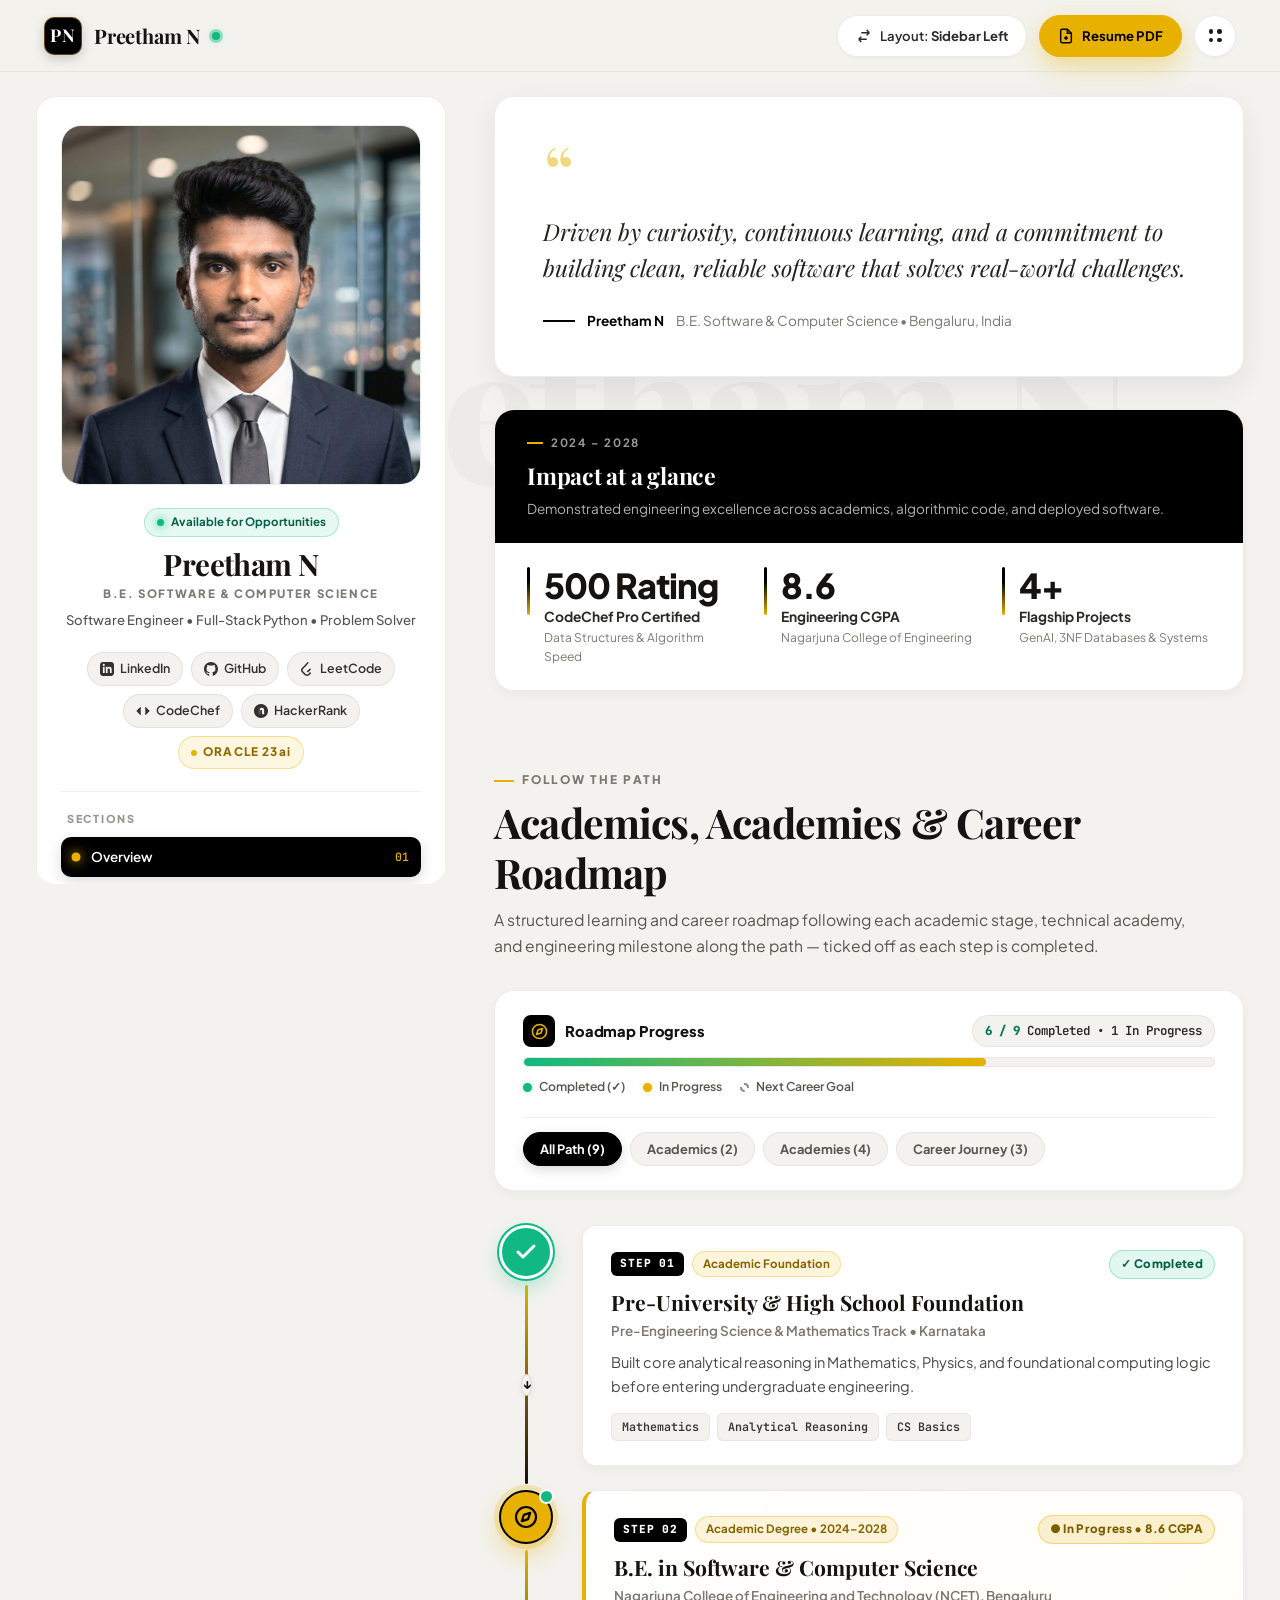
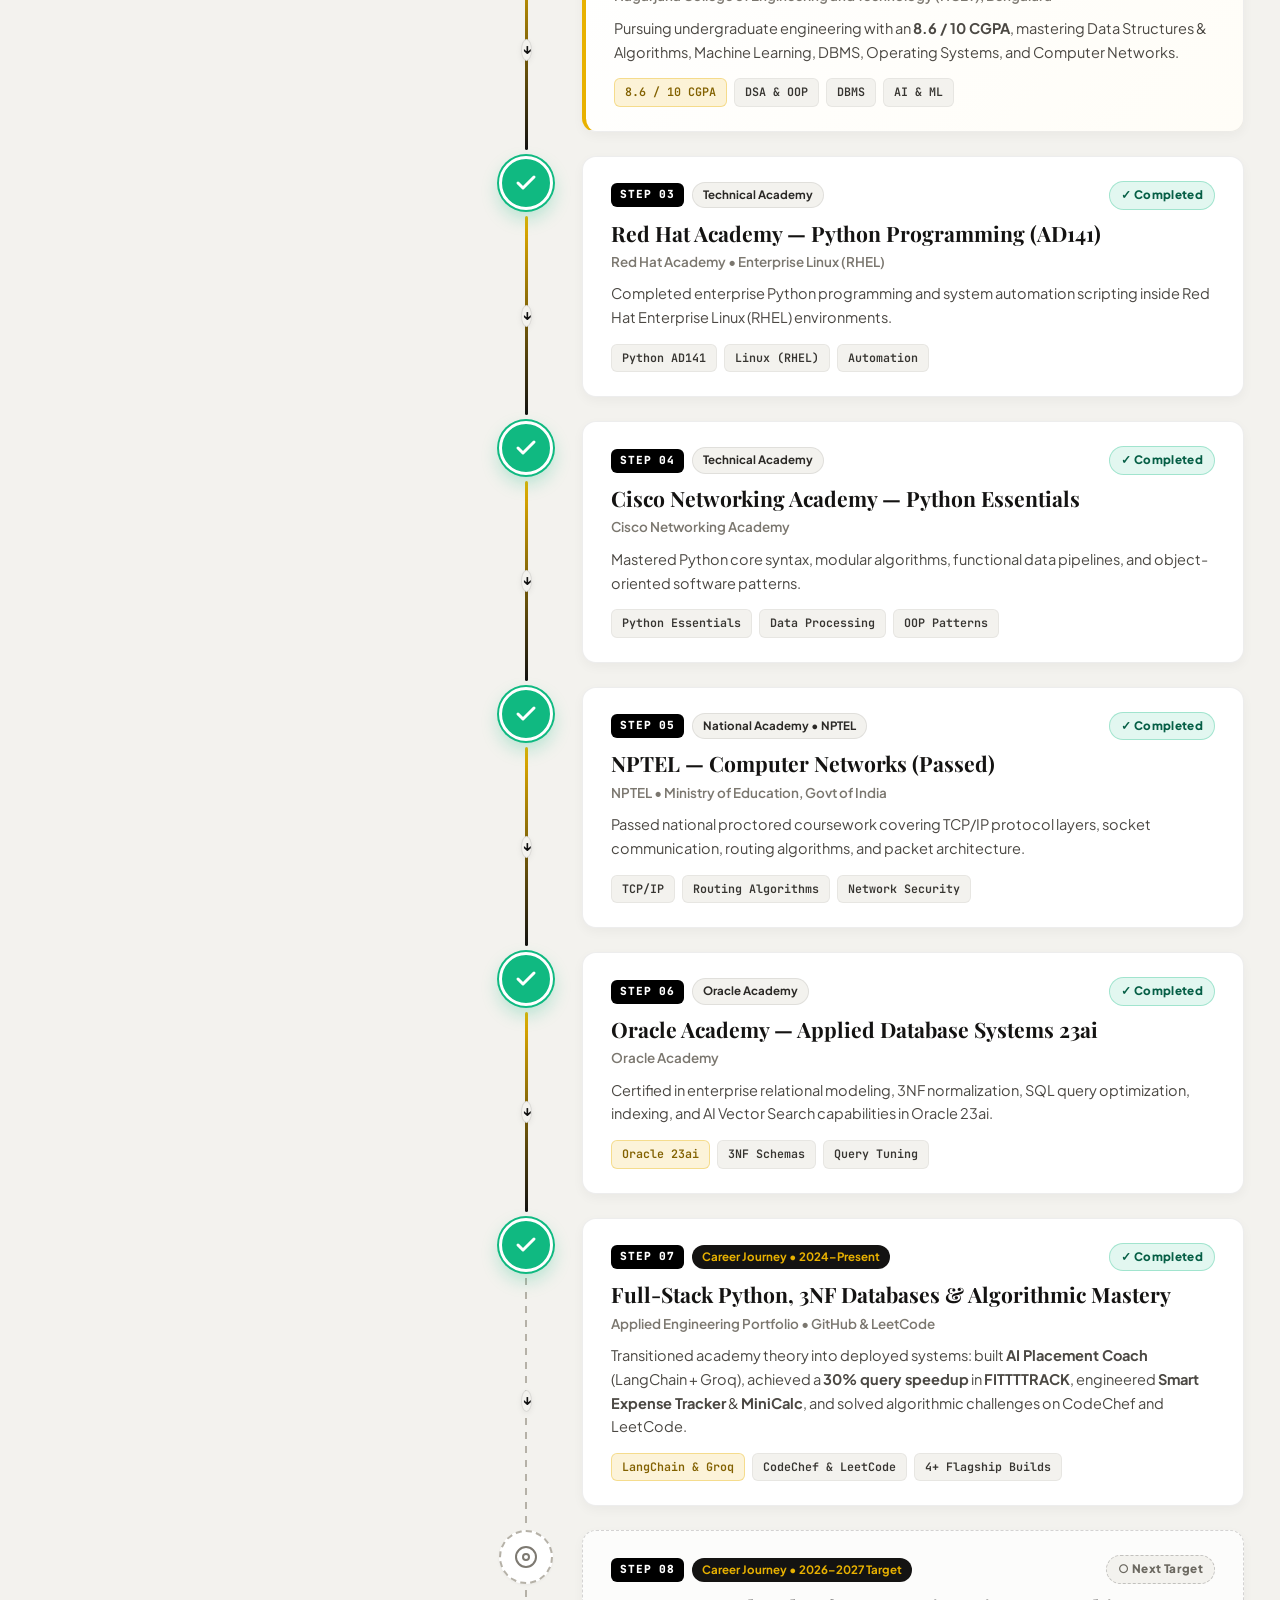
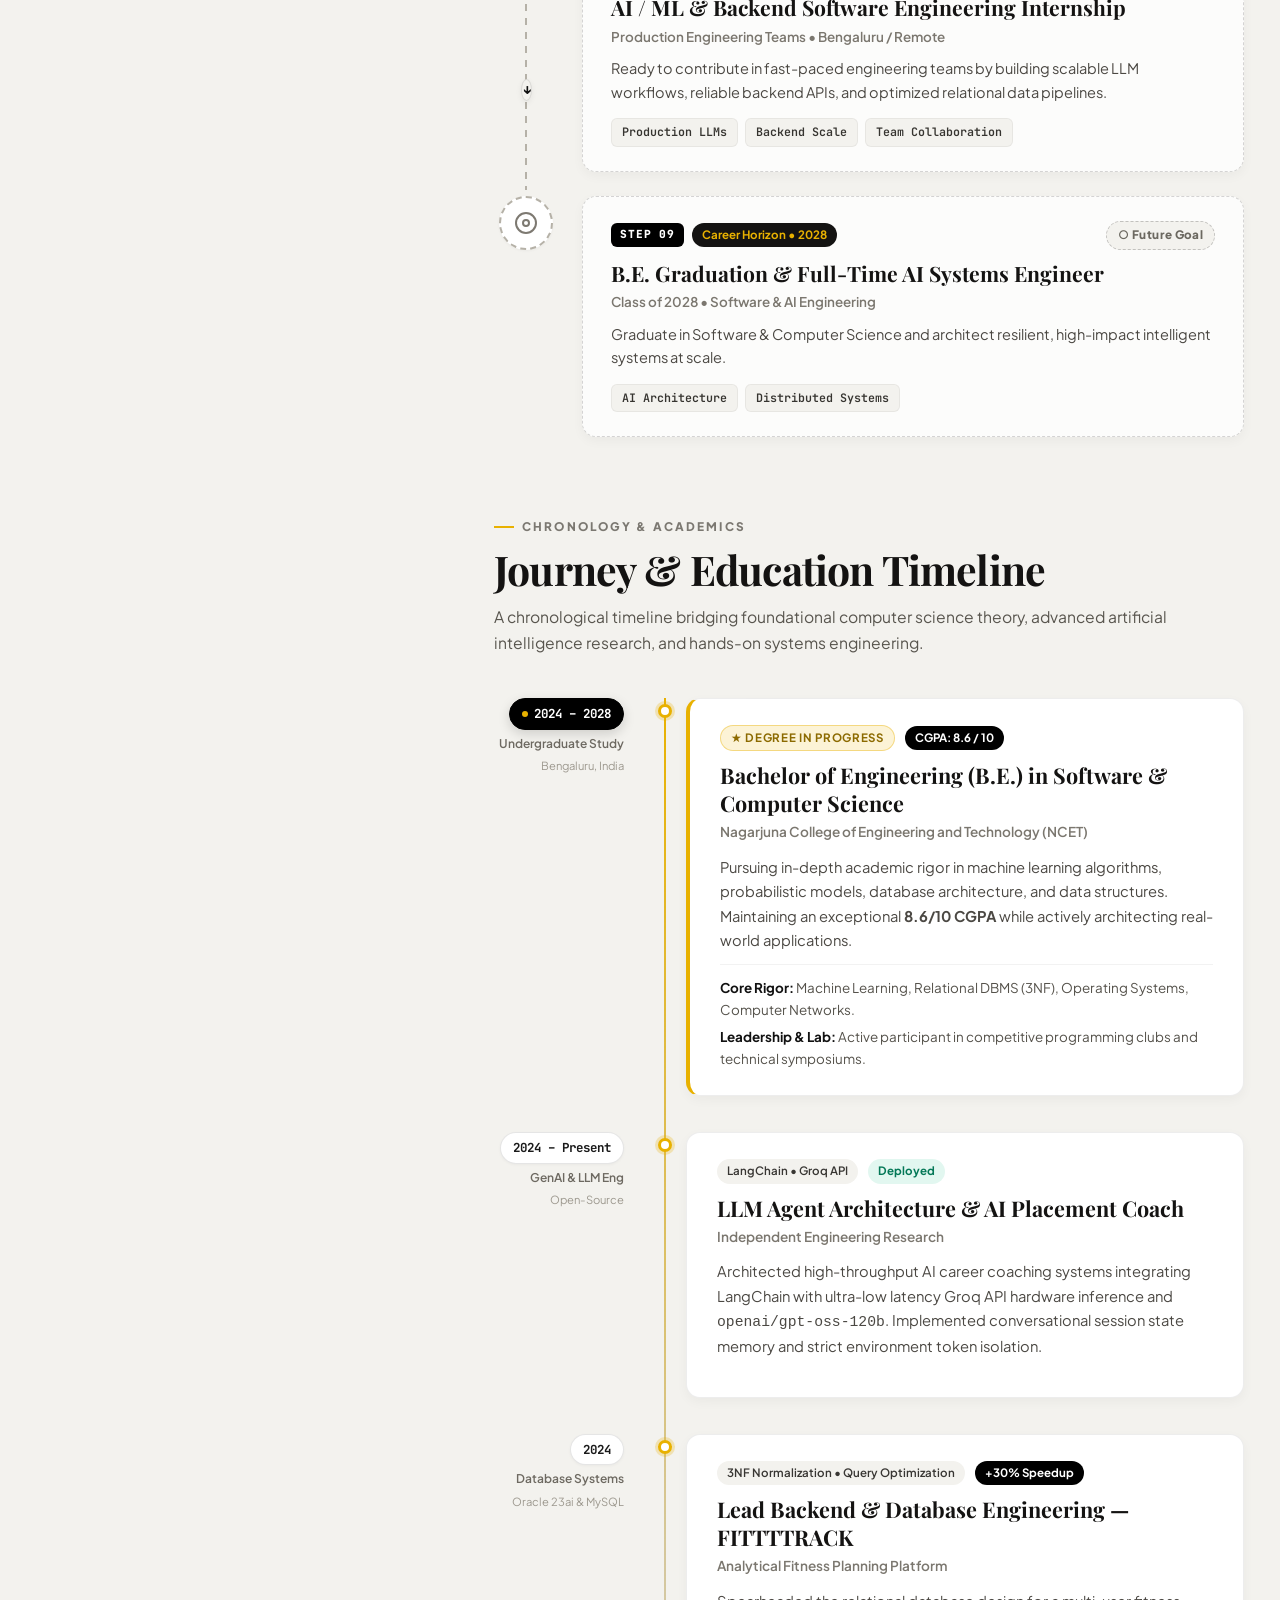
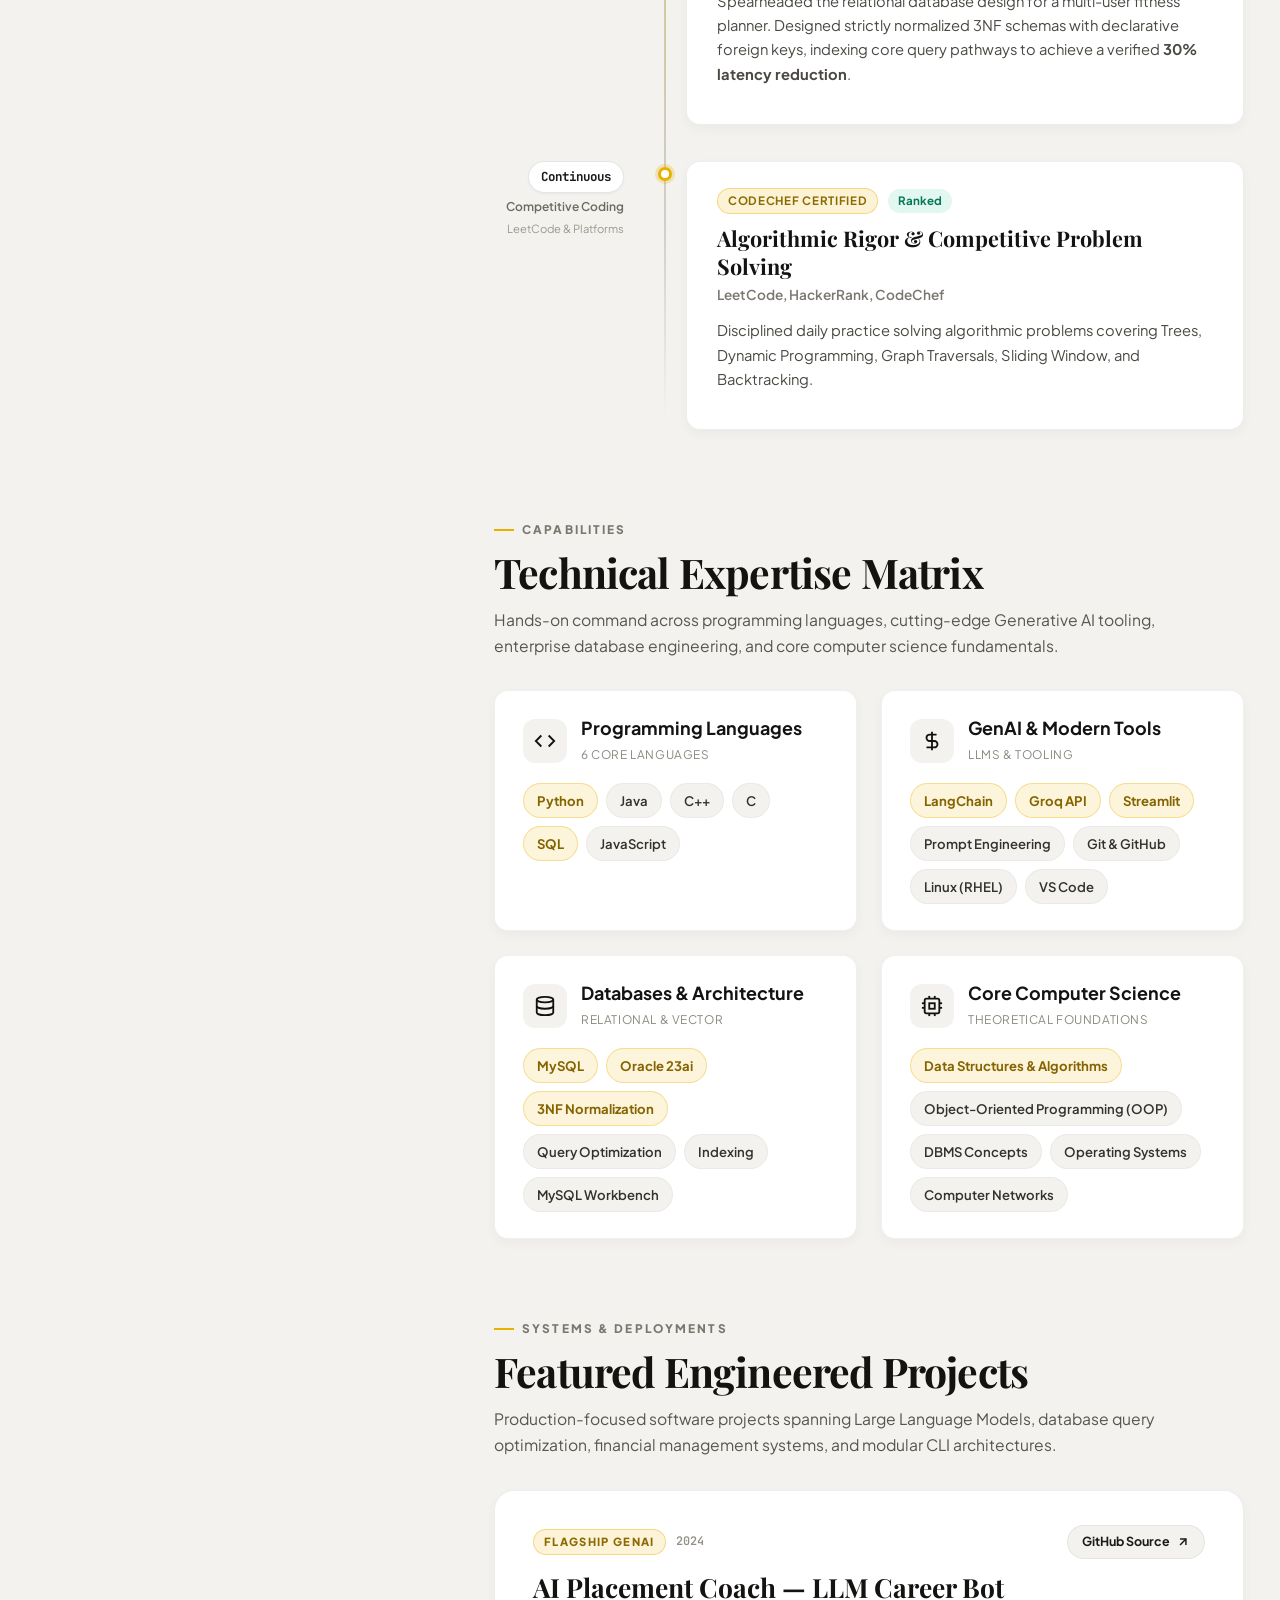
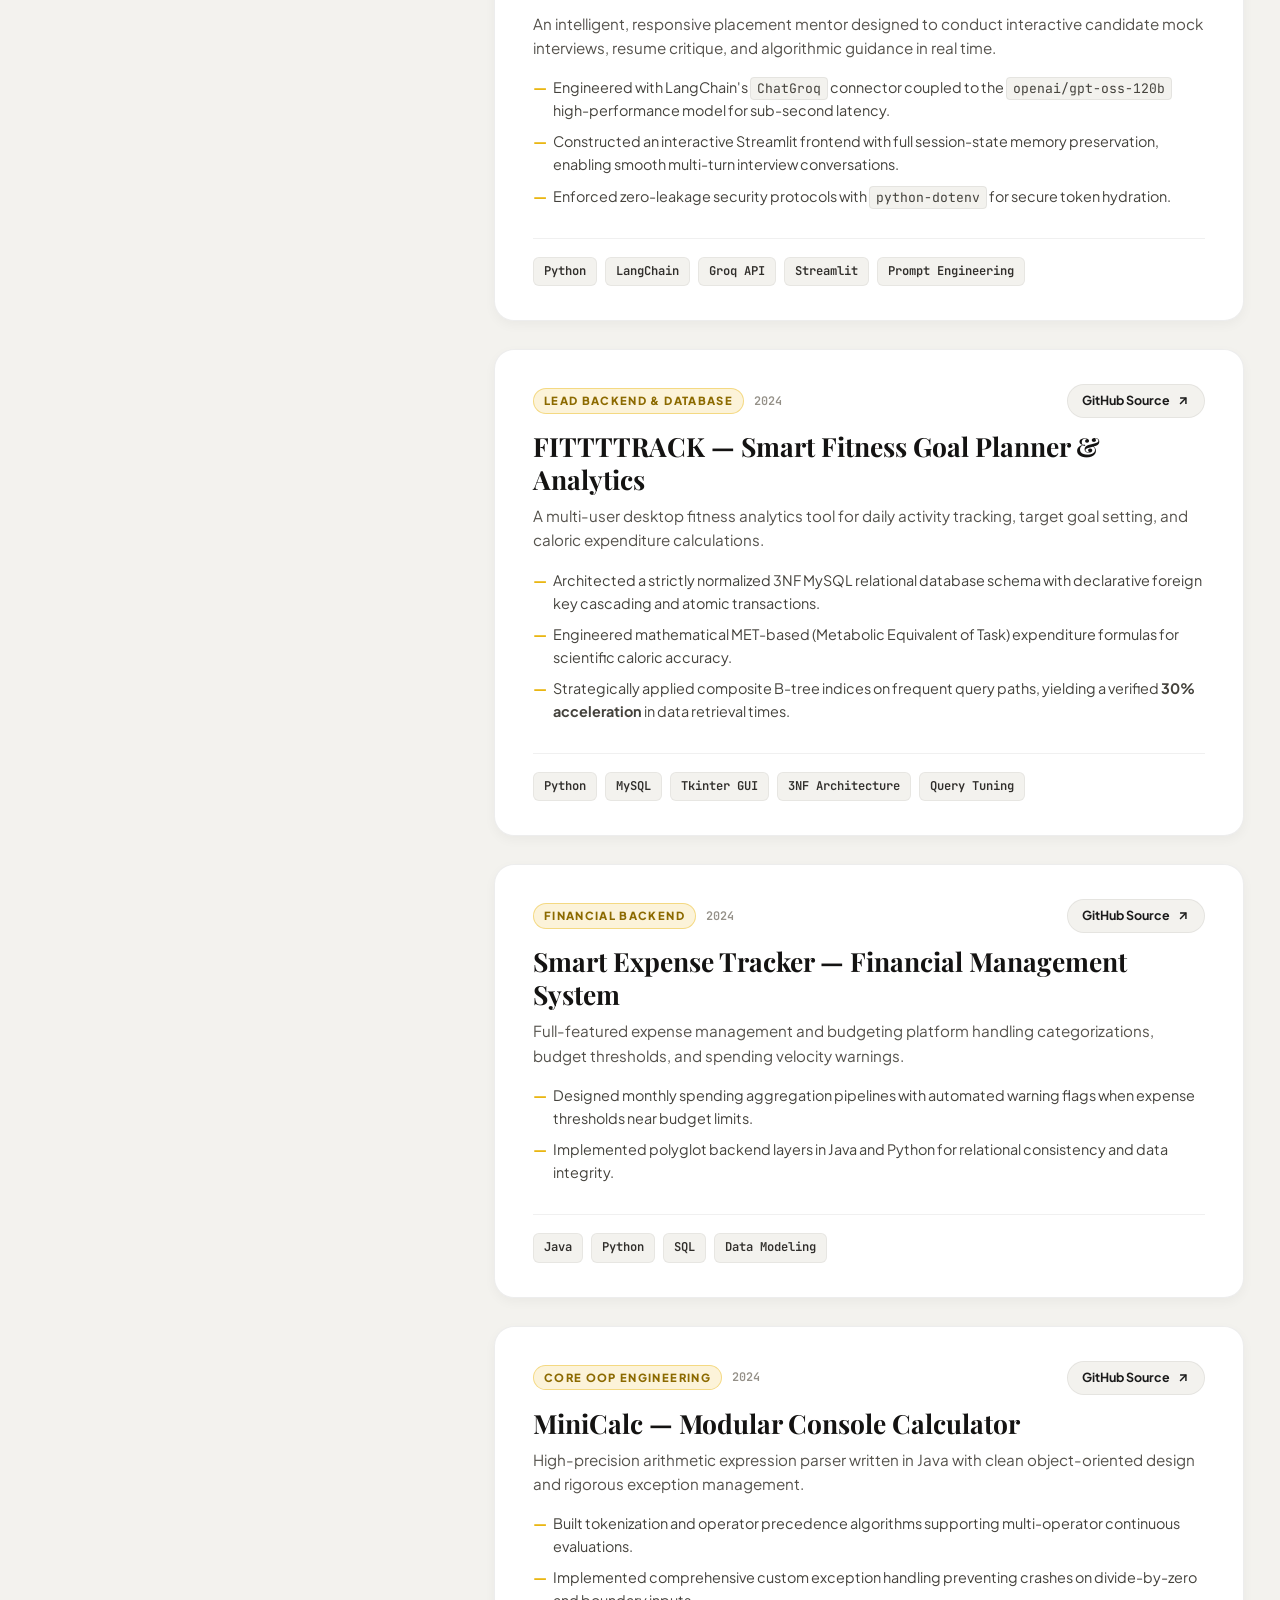
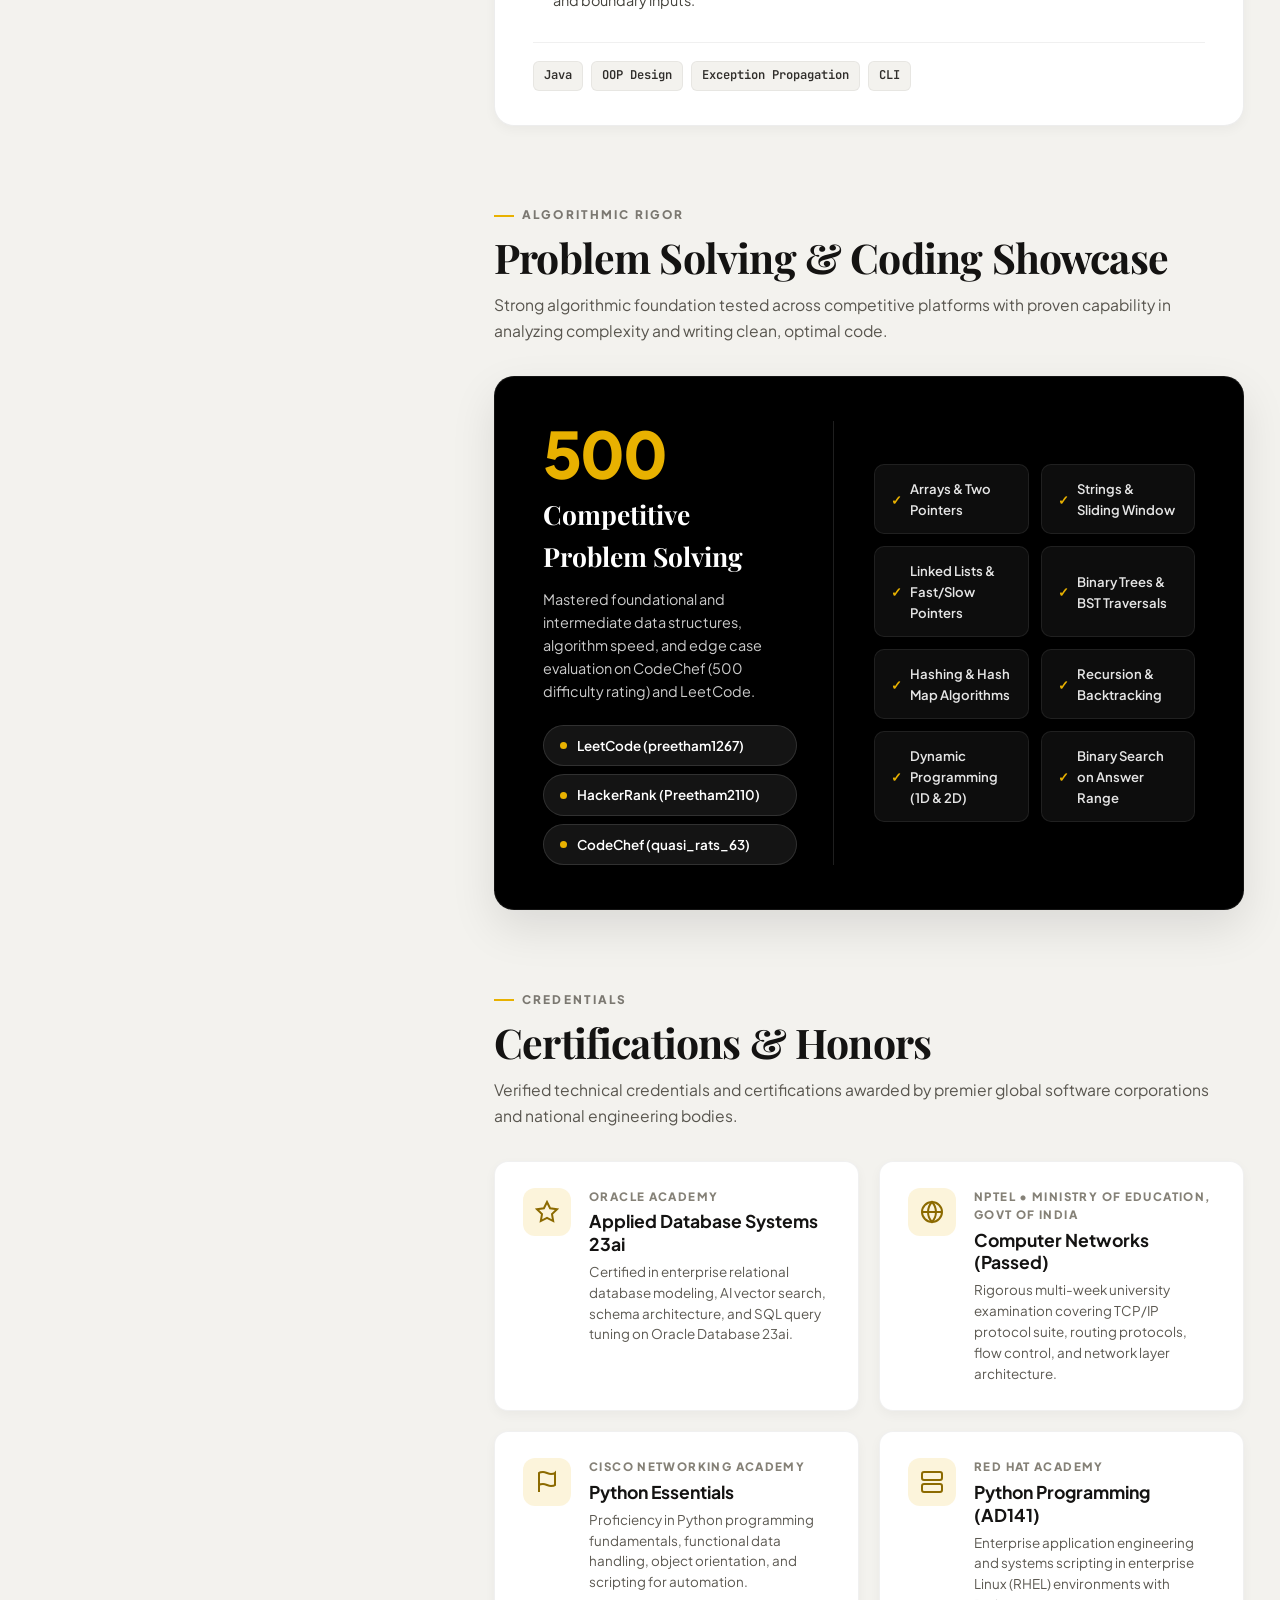
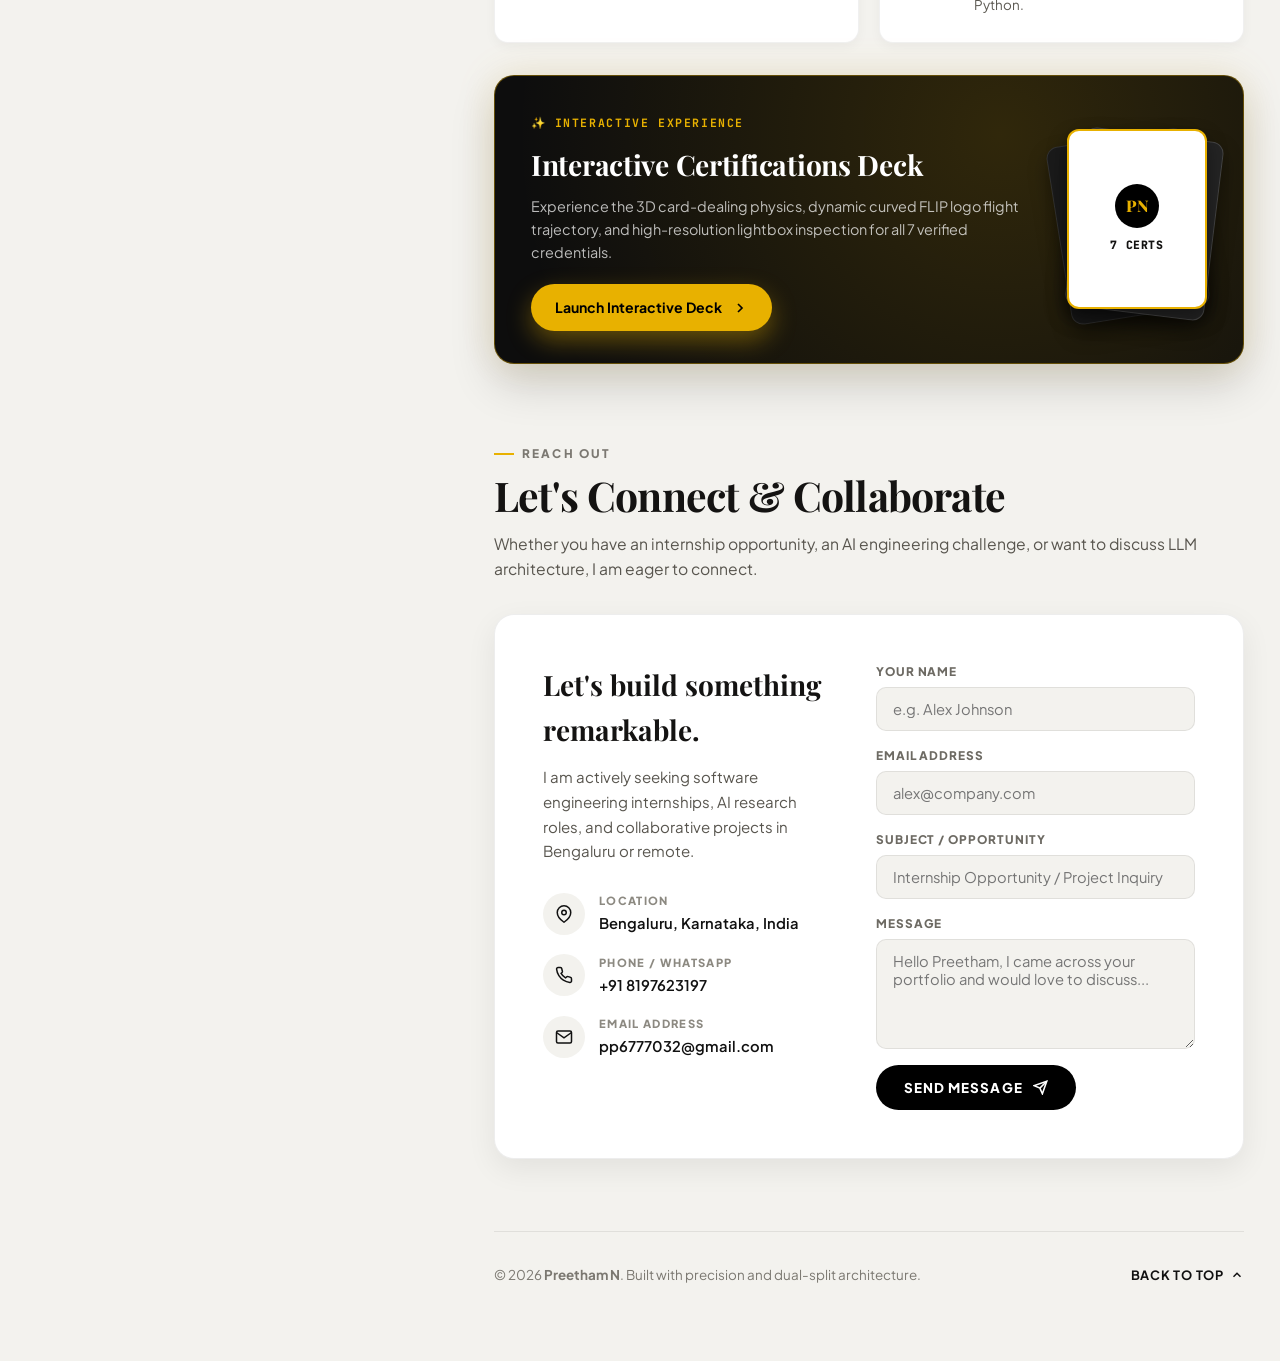
<file: index.html>
<!DOCTYPE html>
<html lang="en">
<head>
  <meta charset="UTF-8">
  <meta name="viewport" content="width=device-width, initial-scale=1.0">
  <title>Preetham N | Executive Software Engineering Portfolio</title>
  <meta name="description" content="Executive portfolio of Preetham N — Software Engineer, AI/ML Developer, and Competitive Problem Solver (NCET Bengaluru). Explore verified credentials, interactive certifications gallery, and projects.">
  
  <!-- Open Graph / LinkedIn Meta Tags -->
  <meta property="og:type" content="website">
  <meta property="og:url" content="https://preetham1921.github.io/Portfolio-/">
  <meta property="og:title" content="Preetham N | Executive Software Engineering Portfolio">
  <meta property="og:description" content="Executive portfolio of Preetham N — Software Engineer, AI/ML Developer, and Competitive Problem Solver (NCET Bengaluru). Explore verified credentials, interactive certifications gallery, and projects.">
  <meta property="og:image" content="https://preetham1921.github.io/Portfolio-/photo_preetham_executive_tie.jpg">

  <!-- Twitter Card -->
  <meta name="twitter:card" content="summary_large_image">
  <meta name="twitter:title" content="Preetham N | Executive Software Engineering Portfolio">
  <meta name="twitter:description" content="Executive portfolio of Preetham N — Software Engineer, AI/ML Developer, and Competitive Problem Solver.">
  <meta name="twitter:image" content="https://preetham1921.github.io/Portfolio-/photo_preetham_executive_tie.jpg">

  <!-- Google Fonts -->
  <link rel="preconnect" href="https://fonts.googleapis.com">
  <link rel="preconnect" href="https://fonts.gstatic.com" crossorigin>
  <link href="https://fonts.googleapis.com/css2?family=Playfair+Display:ital,wght@0,600;0,700;0,800;0,900;1,600;1,700&family=Plus+Jakarta+Sans:wght@400;500;600;700;800&family=JetBrains+Mono:wght@400;500;600;700&display=swap" rel="stylesheet">

  <link rel="stylesheet" href="style.css">
</head>
<body class="layout-sidebar-left">

  <!-- ==========================================================
       TOP UTILITY HEADER BAR
       ========================================================== -->
  <header class="top-utility-bar" role="banner">
    <!-- Brand Tag -->
    <a href="#hero" class="brand-badge">
      <span class="brand-monogram">PN</span>
      <span class="brand-text">Preetham N</span>
      <span class="brand-status-dot" title="Available for Opportunities"></span>
    </a>

    <!-- Top Action Controls -->
    <div class="top-controls-group">
      <!-- Layout Orientation Switcher (Sidebar Left <-> Right) -->
      <button class="control-pill-btn" id="layoutFlipBtn" title="Toggle Layout: Sidebar Left / Right" aria-label="Toggle Layout Orientation">
        <svg class="icon-swap" viewBox="0 0 24 24" fill="none" stroke="currentColor" stroke-width="2">
          <path d="M8 7h12m0 0l-4-4m4 4l-4 4m0 6H4m0 0l4 4m-4-4l4-4"/>
        </svg>
        <span class="btn-text">Layout: <strong id="layoutStateLabel">Sidebar Left</strong></span>
      </button>

      <!-- Resume PDF Button -->
      <a href="resume.html" class="control-pill-btn gold-accent trigger-resume-modal" title="View Curriculum Vitae">
        <svg viewBox="0 0 24 24" fill="none" stroke="currentColor" stroke-width="2">
          <path d="M14 2H6a2 2 0 0 0-2 2v16a2 2 0 0 0 2 2h12a2 2 0 0 0 2-2V8z"></path>
          <polyline points="14 2 14 8 20 8"></polyline>
          <line x1="12" y1="18" x2="12" y2="12"></line>
          <line x1="9" y1="15" x2="15" y2="15"></line>
        </svg>
        <span class="btn-text">Resume PDF</span>
      </a>

      <!-- 4-Dots Mobile / Quick Menu Button -->
      <button class="menu-btn-circle" id="menuToggle" aria-label="Open Navigation Drawer">
        <div class="dots-grid">
          <span></span>
          <span></span>
          <span></span>
          <span></span>
        </div>
      </button>
    </div>
  </header>

  <!-- ==========================================================
       GIANT FAINT BACKGROUND WATERMARK
       ========================================================== -->
  <div class="background-watermark" aria-hidden="true" id="bgWatermark">
    Preetham N
  </div>

  <!-- ==========================================================
       SPLIT VERTICAL CONTAINER
       Supports .layout-sidebar-left (default) and .layout-sidebar-right
       ========================================================== -->
  <div class="split-portfolio-container" id="portfolioContainer">

    <!-- ========================================================
         COLUMN A: STICKY TIME & PROFILE SIDEBAR
         (Left or Right depending on layout mode)
         ======================================================== -->
    <aside class="sticky-time-sidebar" id="timeSidebar" aria-label="Profile and Navigation Sidebar">
      <div class="sidebar-inner-card">

        <!-- Preetham Portrait Cutout (1254 x 1254 px, 1:1 Square) -->
        <div class="sidebar-portrait-frame">
          <div class="portrait-halo"></div>
          <img src="photo_preetham_executive_tie.jpg" width="1254" height="1254" alt="Preetham N Portrait - 1254x1254" class="sidebar-portrait-img">
        </div>

        <!-- Identity Block -->
        <div class="sidebar-identity">
          <div class="sidebar-status-chip">
            <span class="avail-dot"></span>
            <span>Available for Opportunities</span>
          </div>
          <h1 class="sidebar-name">Preetham N</h1>
          <p class="sidebar-role">B.E. SOFTWARE & COMPUTER SCIENCE</p>
          <p class="sidebar-tagline">Software Engineer • Full-Stack Python • Problem Solver</p>
        </div>

        <!-- Social & Professional Platforms -->
        <div class="sidebar-socials">
          <a href="https://www.linkedin.com/in/preetham-n-b501703ba/" target="_blank" rel="noopener noreferrer" class="social-chip" title="LinkedIn Profile">
            <svg viewBox="0 0 24 24"><path d="M19 0h-14c-2.761 0-5 2.239-5 5v14c0 2.761 2.239 5 5 5h14c2.762 0 5-2.239 5-5v-14c0-2.761-2.238-5-5-5zm-11 19h-3v-11h3v11zm-1.5-12.268c-.966 0-1.75-.79-1.75-1.764s.784-1.764 1.75-1.764 1.75.79 1.75 1.764-.783 1.764-1.75 1.764zm13.5 12.268h-3v-5.604c0-3.368-4-3.113-4 0v5.604h-3v-11h3v1.765c1.396-2.586 7-2.777 7 2.476v6.759z"/></svg>
            <span>LinkedIn</span>
          </a>

          <a href="https://github.com/preetham1921" target="_blank" rel="noopener noreferrer" class="social-chip" title="GitHub Repositories">
            <svg viewBox="0 0 24 24"><path d="M12 0c-6.626 0-12 5.373-12 12 0 5.302 3.438 9.8 8.207 11.387.599.111.793-.261.793-.577v-2.234c-3.338.726-4.033-1.416-4.033-1.416-.546-1.387-1.333-1.756-1.333-1.756-1.089-.745.083-.729.083-.729 1.205.084 1.839 1.237 1.839 1.237 1.07 1.834 2.807 1.304 3.492.997.107-.775.418-1.305.762-1.604-2.665-.305-5.467-1.334-5.467-5.931 0-1.311.469-2.381 1.236-3.221-.124-.303-.535-1.524.117-3.176 0 0 1.008-.322 3.301 1.23.957-.266 1.983-.399 3.003-.404 1.02.005 2.047.138 3.006.404 2.291-1.552 3.297-1.23 3.297-1.23.653 1.653.242 2.874.118 3.176.77.84 1.235 1.911 1.235 3.221 0 4.609-2.807 5.624-5.479 5.921.43.372.823 1.102.823 2.222v3.293c0 .319.192.694.801.576 4.765-1.589 8.199-6.086 8.199-11.386 0-6.627-5.373-12-12-12z"/></svg>
            <span>GitHub</span>
          </a>

          <a href="https://leetcode.com/u/preetham1267/" target="_blank" rel="noopener noreferrer" class="social-chip" title="LeetCode (preetham1267)">
            <svg viewBox="0 0 24 24"><path d="M13.483 0a1.374 1.374 0 0 0-.961.438L7.116 6.226l-3.854 4.126a5.266 5.266 0 0 0-1.209 2.104 5.35 5.35 0 0 0-.125.513 5.527 5.527 0 0 0 .062 2.362 5.83 5.83 0 0 0 .349 1.017 5.938 5.938 0 0 0 1.271 1.818l4.277 4.193.039.038c2.248 2.165 5.852 2.133 8.063-.074l2.396-2.392c.54-.54.54-1.414.003-1.955a1.378 1.378 0 0 0-1.951-.003l-2.396 2.392a3.021 3.021 0 0 1-4.205.038l-.02-.019-4.276-4.193c-.652-.64-.972-1.469-.948-2.263a2.68 2.68 0 0 1 .666-1.793L9.4 7.625l4.98-5.344a1.382 1.382 0 0 0-.897-2.281zm3.874 10.963a1.38 1.38 0 0 0-.977.404l-3.79 3.79a1.38 1.38 0 1 0 1.952 1.952l3.79-3.79a1.38 1.38 0 0 0-.975-2.356z"/></svg>
            <span>LeetCode</span>
          </a>

          <a href="https://www.codechef.com/users/quasi_rats_63" target="_blank" rel="noopener noreferrer" class="social-chip" title="CodeChef (quasi_rats_63)">
            <svg viewBox="0 0 24 24" fill="none" stroke="currentColor" stroke-width="2"><polyline points="16 18 22 12 16 6"></polyline><polyline points="8 6 2 12 8 18"></polyline></svg>
            <span>CodeChef</span>
          </a>

          <a href="https://www.hackerrank.com/profile/Preetham2110" target="_blank" rel="noopener noreferrer" class="social-chip" title="HackerRank (Preetham2110)">
            <svg viewBox="0 0 24 24" fill="currentColor"><path d="M12 0c-6.627 0-12 5.373-12 12s5.373 12 12 12 12-5.373 12-12-5.373-12-12-12zm-1.8 17.5h-1.8v-11h1.8v11zm5.4 0h-1.8v-5.2c0-1.3-.4-2.1-1.6-2.1-.9 0-1.4.6-1.6 1.2v6.1h-1.8v-11h1.8v1.6c.6-.9 1.6-1.8 3.2-1.8 2 0 3.6 1.4 3.6 4.3v6.9z"/></svg>
            <span>HackerRank</span>
          </a>

          <a href="#certifications" class="oracle-pill" title="Oracle Certified">
            <span class="oracle-dot"></span>
            <span>ORACLE 23ai</span>
          </a>
        </div>

        <!-- Vertical Navigation Links -->
        <nav class="sidebar-vertical-nav" aria-label="Section Navigation">
          <div class="nav-section-title">SECTIONS</div>
          <ul class="vertical-nav-list">
            <li>
              <a href="#hero" class="v-nav-item active" data-target="hero">
                <span class="nav-dot"></span>
                <span class="nav-label">Overview</span>
                <span class="nav-number">01</span>
              </a>
            </li>
            <li>
              <a href="#career-roadmap" class="v-nav-item" data-target="career-roadmap">
                <span class="nav-dot"></span>
                <span class="nav-label">Academies & Roadmap</span>
                <span class="nav-number">02</span>
              </a>
            </li>
            <li>
              <a href="#timeline-journey" class="v-nav-item" data-target="timeline-journey">
                <span class="nav-dot"></span>
                <span class="nav-label">Timeline & Education</span>
                <span class="nav-number">03</span>
              </a>
            </li>
            <li>
              <a href="#skills" class="v-nav-item" data-target="skills">
                <span class="nav-dot"></span>
                <span class="nav-label">Technical Matrix</span>
                <span class="nav-number">04</span>
              </a>
            </li>
            <li>
              <a href="#projects" class="v-nav-item" data-target="projects">
                <span class="nav-dot"></span>
                <span class="nav-label">Featured Projects</span>
                <span class="nav-number">05</span>
              </a>
            </li>
            <li>
              <a href="#problem-solving" class="v-nav-item" data-target="problem-solving">
                <span class="nav-dot"></span>
                <span class="nav-label">Problem Solving</span>
                <span class="nav-number">06</span>
              </a>
            </li>
            <li>
              <a href="#certifications" class="v-nav-item" data-target="certifications">
                <span class="nav-dot"></span>
                <span class="nav-label">Certifications</span>
                <span class="nav-number">07</span>
              </a>
            </li>
            <li>
              <a href="#contact" class="v-nav-item" data-target="contact">
                <span class="nav-dot"></span>
                <span class="nav-label">Get In Touch</span>
                <span class="nav-number">08</span>
              </a>
            </li>
          </ul>
        </nav>

        <!-- CTA Download Button -->
        <div class="sidebar-cta-wrap">
          <a href="resume.html" class="sidebar-cta-btn trigger-resume-modal">
            <span class="cta-circle-icon">
              <svg viewBox="0 0 24 24" fill="none" stroke="currentColor">
                <polyline points="7 10 12 15 17 10"></polyline>
                <line x1="12" y1="15" x2="12" y2="3"></line>
              </svg>
            </span>
            <span class="cta-text">Download Profile</span>
            <span class="cta-badge">PDF</span>
          </a>
        </div>

        <!-- Quick Contact Info -->
        <div class="sidebar-footer-info">
          <div class="info-row">
            <svg viewBox="0 0 24 24" fill="none" stroke="currentColor"><path d="M21 10c0 7-9 13-9 13s-9-6-9-13a9 9 0 0 1 18 0z"/><circle cx="12" cy="10" r="3"/></svg>
            <span>Bengaluru, Karnataka, India</span>
          </div>
          <div class="info-row">
            <svg viewBox="0 0 24 24" fill="none" stroke="currentColor"><path d="M4 4h16c1.1 0 2 .9 2 2v12c0 1.1-.9 2-2 2H4c-1.1 0-2-.9-2-2V6c0-1.1.9-2 2-2z"/><polyline points="22,6 12,13 2,6"/></svg>
            <a href="mailto:pp6777032@gmail.com">pp6777032@gmail.com</a>
          </div>
        </div>

      </div>
    </aside>

    <!-- ========================================================
         COLUMN B: VERTICAL SCROLLABLE CONTENT STREAM
         ======================================================== -->
    <main class="vertical-content-stream" id="mainContent" role="main">

      <!-- ======================================================
           1. HERO WELCOME SECTION
           ====================================================== -->
      <section class="content-section hero-overview-section" id="hero">
        <div class="hero-quote-card">
          <div class="quote-symbol">“</div>
          <blockquote class="editorial-quote">
            Driven by curiosity, continuous learning, and a commitment to building clean, reliable software that solves real-world challenges.
          </blockquote>
          <div class="quote-signature">
            <span class="sig-line"></span>
            <span class="sig-name">Preetham N</span>
            <span class="sig-role">B.E. Software & Computer Science • Bengaluru, India</span>
          </div>
        </div>

        <!-- Impact at a glance (Horizontal banner adapted into vertical flow) -->
        <div class="vertical-impact-banner">
          <div class="impact-lead-box">
            <div class="lead-dash-row">
              <span class="lead-dash"></span>
              <span class="lead-year">2024 – 2028</span>
            </div>
            <h3 class="lead-heading">Impact at a glance</h3>
            <p class="lead-sub">Demonstrated engineering excellence across academics, algorithmic code, and deployed software.</p>
          </div>

          <div class="impact-stats-grid">
            <div class="stat-card">
              <div class="stat-gold-bar"></div>
              <div class="stat-card-body">
                <div class="stat-big-number" data-target="500" data-suffix=" Rating">500</div>
                <div class="stat-title">CodeChef Pro Certified</div>
                <div class="stat-detail">Data Structures & Algorithm Speed</div>
              </div>
            </div>

            <div class="stat-card">
              <div class="stat-gold-bar"></div>
              <div class="stat-card-body">
                <div class="stat-big-number" data-target="8.6" data-suffix="">8.6</div>
                <div class="stat-title">Engineering CGPA</div>
                <div class="stat-detail">Nagarjuna College of Engineering</div>
              </div>
            </div>

            <div class="stat-card">
              <div class="stat-gold-bar"></div>
              <div class="stat-card-body">
                <div class="stat-big-number" data-target="4" data-suffix="+">4+</div>
                <div class="stat-title">Flagship Projects</div>
                <div class="stat-detail">GenAI, 3NF Databases & Systems</div>
              </div>
            </div>
          </div>
        </div>
      </section>

      <!-- ======================================================
           2. ACADEMICS, ACADEMIES & CAREER ROADMAP
           ("Follow the path & completed milestone ticks")
           ====================================================== -->
      <section class="content-section" id="career-roadmap">
        <div class="section-title-wrap">
          <div class="eyebrow-tag">
            <span class="gold-dash"></span>
            <span>FOLLOW THE PATH</span>
          </div>
          <h2 class="section-heading">Academics, Academies & Career Roadmap</h2>
          <p class="section-subtext">
            A structured learning and career roadmap following each academic stage, technical academy, and engineering milestone along the path — ticked off as each step is completed.
          </p>
        </div>

        <!-- Roadmap Progress & Category Filter Bar -->
        <div class="roadmap-control-panel">
          <div class="roadmap-progress-wrap">
            <div class="progress-stats-row">
              <div class="progress-title-group">
                <span class="progress-icon-mini">
                  <svg viewBox="0 0 24 24" fill="none" stroke="currentColor" stroke-width="2.2" stroke-linecap="round" stroke-linejoin="round">
                    <circle cx="12" cy="12" r="10"></circle>
                    <polygon points="16.24 7.76 14.12 14.12 7.76 16.24 9.88 9.88 16.24 7.76"></polygon>
                  </svg>
                </span>
                <span class="progress-label">Roadmap Progress</span>
              </div>
              <span class="progress-counter-badge" id="roadmapCounterBadge">
                <strong>6 / 9</strong> Completed • 1 In Progress
              </span>
            </div>
            <div class="roadmap-progress-bar-bg" role="progressbar" aria-valuenow="67" aria-valuemin="0" aria-valuemax="100">
              <div class="roadmap-progress-bar-fill" style="width: 67%;"></div>
            </div>
            <div class="roadmap-legend">
              <span class="legend-item"><span class="legend-dot completed"></span> Completed (✓)</span>
              <span class="legend-item"><span class="legend-dot active"></span> In Progress</span>
              <span class="legend-item"><span class="legend-dot upcoming"></span> Next Career Goal</span>
            </div>
          </div>

          <div class="roadmap-filter-tabs" role="tablist" aria-label="Filter Roadmap Milestones">
            <button class="roadmap-tab active" data-filter="all" role="tab" aria-selected="true">All Path (9)</button>
            <button class="roadmap-tab" data-filter="academic" role="tab" aria-selected="false">Academics (2)</button>
            <button class="roadmap-tab" data-filter="academy" role="tab" aria-selected="false">Academies (4)</button>
            <button class="roadmap-tab" data-filter="career" role="tab" aria-selected="false">Career Journey (3)</button>
          </div>
        </div>

        <!-- Follow-the-Path Winding Roadmap Track -->
        <div class="roadmap-follow-track" id="roadmapTrack">

          <!-- Step 1: Academic Foundation (Completed) -->
          <article class="roadmap-step completed" data-category="academic">
            <div class="roadmap-connector">
              <div class="roadmap-node-badge completed" title="Completed Milestone">
                <svg class="node-svg" viewBox="0 0 24 24" fill="none" stroke="currentColor" stroke-width="3" stroke-linecap="round" stroke-linejoin="round">
                  <polyline points="20 6 9 17 4 12"></polyline>
                </svg>
              </div>
              <div class="path-line solid-gold">
                <span class="path-flow-arrow">↓</span>
              </div>
            </div>

            <div class="roadmap-card">
              <div class="roadmap-card-top">
                <div class="step-tags">
                  <span class="step-num">STEP 01</span>
                  <span class="cat-pill academic">Academic Foundation</span>
                </div>
                <span class="completion-pill done">✓ Completed</span>
              </div>
              <h3 class="roadmap-title">Pre-University & High School Foundation</h3>
              <div class="roadmap-org">Pre-Engineering Science & Mathematics Track • Karnataka</div>
              <p class="roadmap-desc">
                Built core analytical reasoning in Mathematics, Physics, and foundational computing logic before entering undergraduate engineering.
              </p>
              <div class="roadmap-skills-row">
                <span class="mini-skill">Mathematics</span>
                <span class="mini-skill">Analytical Reasoning</span>
                <span class="mini-skill">CS Basics</span>
              </div>
            </div>
          </article>

          <!-- Step 2: B.E. Software & Computer Science (Active / In Progress) -->
          <article class="roadmap-step active-stage" data-category="academic">
            <div class="roadmap-connector">
              <div class="roadmap-node-badge active" title="Currently In Progress">
                <svg class="node-svg" viewBox="0 0 24 24" fill="none" stroke="currentColor" stroke-width="2.2" stroke-linecap="round" stroke-linejoin="round">
                  <circle cx="12" cy="12" r="10"></circle>
                  <polygon points="16.24 7.76 14.12 14.12 7.76 16.24 9.88 9.88 16.24 7.76"></polygon>
                </svg>
                <span class="node-active-pulse" aria-label="In Progress"></span>
              </div>
              <div class="path-line solid-gold">
                <span class="path-flow-arrow">↓</span>
              </div>
            </div>

            <div class="roadmap-card active-card">
              <div class="roadmap-card-top">
                <div class="step-tags">
                  <span class="step-num">STEP 02</span>
                  <span class="cat-pill academic">Academic Degree • 2024–2028</span>
                </div>
                <span class="completion-pill active-pill">● In Progress • 8.6 CGPA</span>
              </div>
              <h3 class="roadmap-title">B.E. in Software & Computer Science</h3>
              <div class="roadmap-org">Nagarjuna College of Engineering and Technology (NCET), Bengaluru</div>
              <p class="roadmap-desc">
                Pursuing undergraduate engineering with an <strong>8.6 / 10 CGPA</strong>, mastering Data Structures & Algorithms, Machine Learning, DBMS, Operating Systems, and Computer Networks.
              </p>
              <div class="roadmap-skills-row">
                <span class="mini-skill gold">8.6 / 10 CGPA</span>
                <span class="mini-skill">DSA & OOP</span>
                <span class="mini-skill">DBMS</span>
                <span class="mini-skill">AI & ML</span>
              </div>
            </div>
          </article>

          <!-- Step 3: Red Hat Academy (Completed) -->
          <article class="roadmap-step completed" data-category="academy">
            <div class="roadmap-connector">
              <div class="roadmap-node-badge completed" title="Completed Milestone">
                <svg class="node-svg" viewBox="0 0 24 24" fill="none" stroke="currentColor" stroke-width="3" stroke-linecap="round" stroke-linejoin="round">
                  <polyline points="20 6 9 17 4 12"></polyline>
                </svg>
              </div>
              <div class="path-line solid-gold">
                <span class="path-flow-arrow">↓</span>
              </div>
            </div>

            <div class="roadmap-card">
              <div class="roadmap-card-top">
                <div class="step-tags">
                  <span class="step-num">STEP 03</span>
                  <span class="cat-pill academy">Technical Academy</span>
                </div>
                <span class="completion-pill done">✓ Completed</span>
              </div>
              <h3 class="roadmap-title">Red Hat Academy — Python Programming (AD141)</h3>
              <div class="roadmap-org">Red Hat Academy • Enterprise Linux (RHEL)</div>
              <p class="roadmap-desc">
                Completed enterprise Python programming and system automation scripting inside Red Hat Enterprise Linux (RHEL) environments.
              </p>
              <div class="roadmap-skills-row">
                <span class="mini-skill">Python AD141</span>
                <span class="mini-skill">Linux (RHEL)</span>
                <span class="mini-skill">Automation</span>
              </div>
            </div>
          </article>

          <!-- Step 4: Cisco Networking Academy (Completed) -->
          <article class="roadmap-step completed" data-category="academy">
            <div class="roadmap-connector">
              <div class="roadmap-node-badge completed" title="Completed Milestone">
                <svg class="node-svg" viewBox="0 0 24 24" fill="none" stroke="currentColor" stroke-width="3" stroke-linecap="round" stroke-linejoin="round">
                  <polyline points="20 6 9 17 4 12"></polyline>
                </svg>
              </div>
              <div class="path-line solid-gold">
                <span class="path-flow-arrow">↓</span>
              </div>
            </div>

            <div class="roadmap-card">
              <div class="roadmap-card-top">
                <div class="step-tags">
                  <span class="step-num">STEP 04</span>
                  <span class="cat-pill academy">Technical Academy</span>
                </div>
                <span class="completion-pill done">✓ Completed</span>
              </div>
              <h3 class="roadmap-title">Cisco Networking Academy — Python Essentials</h3>
              <div class="roadmap-org">Cisco Networking Academy</div>
              <p class="roadmap-desc">
                Mastered Python core syntax, modular algorithms, functional data pipelines, and object-oriented software patterns.
              </p>
              <div class="roadmap-skills-row">
                <span class="mini-skill">Python Essentials</span>
                <span class="mini-skill">Data Processing</span>
                <span class="mini-skill">OOP Patterns</span>
              </div>
            </div>
          </article>

          <!-- Step 5: NPTEL Computer Networks (Completed) -->
          <article class="roadmap-step completed" data-category="academy">
            <div class="roadmap-connector">
              <div class="roadmap-node-badge completed" title="Completed Milestone">
                <svg class="node-svg" viewBox="0 0 24 24" fill="none" stroke="currentColor" stroke-width="3" stroke-linecap="round" stroke-linejoin="round">
                  <polyline points="20 6 9 17 4 12"></polyline>
                </svg>
              </div>
              <div class="path-line solid-gold">
                <span class="path-flow-arrow">↓</span>
              </div>
            </div>

            <div class="roadmap-card">
              <div class="roadmap-card-top">
                <div class="step-tags">
                  <span class="step-num">STEP 05</span>
                  <span class="cat-pill academy">National Academy • NPTEL</span>
                </div>
                <span class="completion-pill done">✓ Completed</span>
              </div>
              <h3 class="roadmap-title">NPTEL — Computer Networks (Passed)</h3>
              <div class="roadmap-org">NPTEL • Ministry of Education, Govt of India</div>
              <p class="roadmap-desc">
                Passed national proctored coursework covering TCP/IP protocol layers, socket communication, routing algorithms, and packet architecture.
              </p>
              <div class="roadmap-skills-row">
                <span class="mini-skill">TCP/IP</span>
                <span class="mini-skill">Routing Algorithms</span>
                <span class="mini-skill">Network Security</span>
              </div>
            </div>
          </article>

          <!-- Step 6: Oracle Academy (Completed) -->
          <article class="roadmap-step completed" data-category="academy">
            <div class="roadmap-connector">
              <div class="roadmap-node-badge completed" title="Completed Milestone">
                <svg class="node-svg" viewBox="0 0 24 24" fill="none" stroke="currentColor" stroke-width="3" stroke-linecap="round" stroke-linejoin="round">
                  <polyline points="20 6 9 17 4 12"></polyline>
                </svg>
              </div>
              <div class="path-line solid-gold">
                <span class="path-flow-arrow">↓</span>
              </div>
            </div>

            <div class="roadmap-card">
              <div class="roadmap-card-top">
                <div class="step-tags">
                  <span class="step-num">STEP 06</span>
                  <span class="cat-pill academy">Oracle Academy</span>
                </div>
                <span class="completion-pill done">✓ Completed</span>
              </div>
              <h3 class="roadmap-title">Oracle Academy — Applied Database Systems 23ai</h3>
              <div class="roadmap-org">Oracle Academy</div>
              <p class="roadmap-desc">
                Certified in enterprise relational modeling, 3NF normalization, SQL query optimization, indexing, and AI Vector Search capabilities in Oracle 23ai.
              </p>
              <div class="roadmap-skills-row">
                <span class="mini-skill gold">Oracle 23ai</span>
                <span class="mini-skill">3NF Schemas</span>
                <span class="mini-skill">Query Tuning</span>
              </div>
            </div>
          </article>

          <!-- Step 7: Career Milestone — Applied Systems & Algorithmic Mastery (Completed) -->
          <article class="roadmap-step completed" data-category="career">
            <div class="roadmap-connector">
              <div class="roadmap-node-badge completed" title="Completed Milestone">
                <svg class="node-svg" viewBox="0 0 24 24" fill="none" stroke="currentColor" stroke-width="3" stroke-linecap="round" stroke-linejoin="round">
                  <polyline points="20 6 9 17 4 12"></polyline>
                </svg>
              </div>
              <div class="path-line dashed-future">
                <span class="path-flow-arrow">↓</span>
              </div>
            </div>

            <div class="roadmap-card">
              <div class="roadmap-card-top">
                <div class="step-tags">
                  <span class="step-num">STEP 07</span>
                  <span class="cat-pill career">Career Journey • 2024–Present</span>
                </div>
                <span class="completion-pill done">✓ Completed</span>
              </div>
              <h3 class="roadmap-title">Full-Stack Python, 3NF Databases & Algorithmic Mastery</h3>
              <div class="roadmap-org">Applied Engineering Portfolio • GitHub & LeetCode</div>
              <p class="roadmap-desc">
                Transitioned academy theory into deployed systems: built <strong>AI Placement Coach</strong> (LangChain + Groq), achieved a <strong>30% query speedup</strong> in <strong>FITTTTRACK</strong>, engineered <strong>Smart Expense Tracker</strong> & <strong>MiniCalc</strong>, and solved algorithmic challenges on CodeChef and LeetCode.
              </p>
              <div class="roadmap-skills-row">
                <span class="mini-skill gold">LangChain & Groq</span>
                <span class="mini-skill">CodeChef & LeetCode</span>
                <span class="mini-skill">4+ Flagship Builds</span>
              </div>
            </div>
          </article>

          <!-- Step 8: Career Journey — Engineering Internship (Upcoming) -->
          <article class="roadmap-step upcoming" data-category="career">
            <div class="roadmap-connector">
              <div class="roadmap-node-badge upcoming" title="Next Milestone">
                <svg class="node-svg" viewBox="0 0 24 24" fill="none" stroke="currentColor" stroke-width="2" stroke-linecap="round" stroke-linejoin="round">
                  <circle cx="12" cy="12" r="10"></circle>
                  <circle cx="12" cy="12" r="3"></circle>
                </svg>
              </div>
              <div class="path-line dashed-future">
                <span class="path-flow-arrow">↓</span>
              </div>
            </div>

            <div class="roadmap-card upcoming-card">
              <div class="roadmap-card-top">
                <div class="step-tags">
                  <span class="step-num">STEP 08</span>
                  <span class="cat-pill career">Career Journey • 2026–2027 Target</span>
                </div>
                <span class="completion-pill next">○ Next Target</span>
              </div>
              <h3 class="roadmap-title">AI / ML & Backend Software Engineering Internship</h3>
              <div class="roadmap-org">Production Engineering Teams • Bengaluru / Remote</div>
              <p class="roadmap-desc">
                Ready to contribute in fast-paced engineering teams by building scalable LLM workflows, reliable backend APIs, and optimized relational data pipelines.
              </p>
              <div class="roadmap-skills-row">
                <span class="mini-skill">Production LLMs</span>
                <span class="mini-skill">Backend Scale</span>
                <span class="mini-skill">Team Collaboration</span>
              </div>
            </div>
          </article>

          <!-- Step 9: Career Journey — Graduation & AI Engineer (Future Horizon) -->
          <article class="roadmap-step upcoming last-step" data-category="career">
            <div class="roadmap-connector">
              <div class="roadmap-node-badge upcoming" title="Future Horizon">
                <svg class="node-svg" viewBox="0 0 24 24" fill="none" stroke="currentColor" stroke-width="2" stroke-linecap="round" stroke-linejoin="round">
                  <circle cx="12" cy="12" r="10"></circle>
                  <circle cx="12" cy="12" r="3"></circle>
                </svg>
              </div>
            </div>

            <div class="roadmap-card upcoming-card">
              <div class="roadmap-card-top">
                <div class="step-tags">
                  <span class="step-num">STEP 09</span>
                  <span class="cat-pill career">Career Horizon • 2028</span>
                </div>
                <span class="completion-pill next">○ Future Goal</span>
              </div>
              <h3 class="roadmap-title">B.E. Graduation & Full-Time AI Systems Engineer</h3>
              <div class="roadmap-org">Class of 2028 • Software & AI Engineering</div>
              <p class="roadmap-desc">
                Graduate in Software & Computer Science and architect resilient, high-impact intelligent systems at scale.
              </p>
              <div class="roadmap-skills-row">
                <span class="mini-skill">AI Architecture</span>
                <span class="mini-skill">Distributed Systems</span>
              </div>
            </div>
          </article>

        </div>
      </section>

      <!-- ======================================================
           3. VERTICAL TIMELINE: JOURNEY & EDUCATION
           (Left Time / Right Content with Interactive Line)
           ====================================================== -->
      <section class="content-section" id="timeline-journey">
        <div class="section-title-wrap">
          <div class="eyebrow-tag">
            <span class="gold-dash"></span>
            <span>CHRONOLOGY & ACADEMICS</span>
          </div>
          <h2 class="section-heading">Journey & Education Timeline</h2>
          <p class="section-subtext">
            A chronological timeline bridging foundational computer science theory, advanced artificial intelligence research, and hands-on systems engineering.
          </p>
        </div>

        <!-- The Vertical Timeline Component -->
        <div class="vertical-timeline-container">
          <div class="timeline-spine-line"></div>

          <!-- Timeline Item 1: B.E. Degree (Present) -->
          <article class="timeline-entry">
            <!-- Left Side: Time Marker -->
            <div class="timeline-time-col">
              <span class="time-badge active-now">
                <span class="live-dot-mini"></span>
                2024 – 2028
              </span>
              <span class="time-sublabel">Undergraduate Study</span>
              <span class="time-location">Bengaluru, India</span>
            </div>

            <!-- Middle: Timeline Node Dot -->
            <div class="timeline-node-dot">
              <div class="inner-dot"></div>
            </div>

            <!-- Right Side: Content Card -->
            <div class="timeline-content-card highlight-border">
              <div class="card-badge-row">
                <span class="luxury-badge">★ Degree in Progress</span>
                <span class="metric-pill">CGPA: 8.6 / 10</span>
              </div>
              <h3 class="entry-title">Bachelor of Engineering (B.E.) in Software & Computer Science</h3>
              <div class="entry-org">Nagarjuna College of Engineering and Technology (NCET)</div>
              <p class="entry-narrative">
                Pursuing in-depth academic rigor in machine learning algorithms, probabilistic models, database architecture, and data structures. Maintaining an exceptional <strong>8.6/10 CGPA</strong> while actively architecting real-world applications.
              </p>
              <div class="entry-highlights">
                <div class="highlight-item">
                  <strong>Core Rigor:</strong> Machine Learning, Relational DBMS (3NF), Operating Systems, Computer Networks.
                </div>
                <div class="highlight-item">
                  <strong>Leadership & Lab:</strong> Active participant in competitive programming clubs and technical symposiums.
                </div>
              </div>
            </div>
          </article>

          <!-- Timeline Item 2: GenAI & LLM Specialization -->
          <article class="timeline-entry">
            <!-- Left Side: Time Marker -->
            <div class="timeline-time-col">
              <span class="time-badge">2024 – Present</span>
              <span class="time-sublabel">GenAI & LLM Eng</span>
              <span class="time-location">Open-Source</span>
            </div>

            <!-- Middle: Timeline Node Dot -->
            <div class="timeline-node-dot">
              <div class="inner-dot"></div>
            </div>

            <!-- Right Side: Content Card -->
            <div class="timeline-content-card">
              <div class="card-badge-row">
                <span class="tech-badge">LangChain • Groq API</span>
                <span class="status-pill">Deployed</span>
              </div>
              <h3 class="entry-title">LLM Agent Architecture & AI Placement Coach</h3>
              <div class="entry-org">Independent Engineering Research</div>
              <p class="entry-narrative">
                Architected high-throughput AI career coaching systems integrating LangChain with ultra-low latency Groq API hardware inference and <code>openai/gpt-oss-120b</code>. Implemented conversational session state memory and strict environment token isolation.
              </p>
            </div>
          </article>

          <!-- Timeline Item 3: Relational Architecture & Optimization -->
          <article class="timeline-entry">
            <!-- Left Side: Time Marker -->
            <div class="timeline-time-col">
              <span class="time-badge">2024</span>
              <span class="time-sublabel">Database Systems</span>
              <span class="time-location">Oracle 23ai & MySQL</span>
            </div>

            <!-- Middle: Timeline Node Dot -->
            <div class="timeline-node-dot">
              <div class="inner-dot"></div>
            </div>

            <!-- Right Side: Content Card -->
            <div class="timeline-content-card">
              <div class="card-badge-row">
                <span class="tech-badge">3NF Normalization • Query Optimization</span>
                <span class="metric-pill">+30% Speedup</span>
              </div>
              <h3 class="entry-title">Lead Backend & Database Engineering — FITTTTRACK</h3>
              <div class="entry-org">Analytical Fitness Planning Platform</div>
              <p class="entry-narrative">
                Spearheaded the relational database design for a multi-user fitness planner. Designed strictly normalized 3NF schemas with declarative foreign keys, indexing core query pathways to achieve a verified <strong>30% latency reduction</strong>.
              </p>
            </div>
          </article>

          <!-- Timeline Item 4: Algorithmic Mastery -->
          <article class="timeline-entry">
            <!-- Left Side: Time Marker -->
            <div class="timeline-time-col">
              <span class="time-badge">Continuous</span>
              <span class="time-sublabel">Competitive Coding</span>
              <span class="time-location">LeetCode & Platforms</span>
            </div>

            <!-- Middle: Timeline Node Dot -->
            <div class="timeline-node-dot">
              <div class="inner-dot"></div>
            </div>

            <!-- Right Side: Content Card -->
            <div class="timeline-content-card">
              <div class="card-badge-row">
                <span class="luxury-badge">CodeChef Certified</span>
                <span class="status-pill">Ranked</span>
              </div>
              <h3 class="entry-title">Algorithmic Rigor & Competitive Problem Solving</h3>
              <div class="entry-org">LeetCode, HackerRank, CodeChef</div>
              <p class="entry-narrative">
                Disciplined daily practice solving algorithmic problems covering Trees, Dynamic Programming, Graph Traversals, Sliding Window, and Backtracking.
              </p>
            </div>
          </article>
        </div>
      </section>

      <!-- ======================================================
           3. TECHNICAL EXPERTISE MATRIX
           ====================================================== -->
      <section class="content-section" id="skills">
        <div class="section-title-wrap">
          <div class="eyebrow-tag">
            <span class="gold-dash"></span>
            <span>CAPABILITIES</span>
          </div>
          <h2 class="section-heading">Technical Expertise Matrix</h2>
          <p class="section-subtext">
            Hands-on command across programming languages, cutting-edge Generative AI tooling, enterprise database engineering, and core computer science fundamentals.
          </p>
        </div>

        <div class="skills-matrix-grid">
          <!-- Category 1 -->
          <div class="skill-group-box">
            <div class="group-header">
              <div class="group-icon-circle">
                <svg viewBox="0 0 24 24" fill="none" stroke="currentColor" stroke-width="2"><polyline points="16 18 22 12 16 6"></polyline><polyline points="8 6 2 12 8 18"></polyline></svg>
              </div>
              <div>
                <h3 class="group-title">Programming Languages</h3>
                <span class="group-count">6 Core Languages</span>
              </div>
            </div>
            <div class="skill-pills-wrap">
              <span class="tech-tag primary">Python</span>
              <span class="tech-tag">Java</span>
              <span class="tech-tag">C++</span>
              <span class="tech-tag">C</span>
              <span class="tech-tag primary">SQL</span>
              <span class="tech-tag">JavaScript</span>
            </div>
          </div>

          <!-- Category 2 -->
          <div class="skill-group-box">
            <div class="group-header">
              <div class="group-icon-circle">
                <svg viewBox="0 0 24 24" fill="none" stroke="currentColor" stroke-width="2"><path d="M12 2v20M17 5H9.5a3.5 3.5 0 0 0 0 7h5a3.5 3.5 0 0 1 0 7H6"></path></svg>
              </div>
              <div>
                <h3 class="group-title">GenAI & Modern Tools</h3>
                <span class="group-count">LLMs & Tooling</span>
              </div>
            </div>
            <div class="skill-pills-wrap">
              <span class="tech-tag primary">LangChain</span>
              <span class="tech-tag primary">Groq API</span>
              <span class="tech-tag primary">Streamlit</span>
              <span class="tech-tag">Prompt Engineering</span>
              <span class="tech-tag">Git & GitHub</span>
              <span class="tech-tag">Linux (RHEL)</span>
              <span class="tech-tag">VS Code</span>
            </div>
          </div>

          <!-- Category 3 -->
          <div class="skill-group-box">
            <div class="group-header">
              <div class="group-icon-circle">
                <svg viewBox="0 0 24 24" fill="none" stroke="currentColor" stroke-width="2"><ellipse cx="12" cy="5" rx="9" ry="3"></ellipse><path d="M21 12c0 1.66-4 3-9 3s-9-1.34-9-3"></path><path d="M3 5v14c0 1.66 4 3 9 3s9-1.34 9-3V5"></path></svg>
              </div>
              <div>
                <h3 class="group-title">Databases & Architecture</h3>
                <span class="group-count">Relational & Vector</span>
              </div>
            </div>
            <div class="skill-pills-wrap">
              <span class="tech-tag primary">MySQL</span>
              <span class="tech-tag primary">Oracle 23ai</span>
              <span class="tech-tag primary">3NF Normalization</span>
              <span class="tech-tag">Query Optimization</span>
              <span class="tech-tag">Indexing</span>
              <span class="tech-tag">MySQL Workbench</span>
            </div>
          </div>

          <!-- Category 4 -->
          <div class="skill-group-box">
            <div class="group-header">
              <div class="group-icon-circle">
                <svg viewBox="0 0 24 24" fill="none" stroke="currentColor" stroke-width="2"><rect x="4" y="4" width="16" height="16" rx="2" ry="2"></rect><rect x="9" y="9" width="6" height="6"></rect><line x1="9" y1="1" x2="9" y2="4"></line><line x1="15" y1="1" x2="15" y2="4"></line><line x1="9" y1="20" x2="9" y2="23"></line><line x1="15" y1="20" x2="15" y2="23"></line><line x1="20" y1="9" x2="23" y2="9"></line><line x1="20" y1="14" x2="23" y2="14"></line><line x1="1" y1="9" x2="4" y2="9"></line><line x1="1" y1="14" x2="4" y2="14"></line></svg>
              </div>
              <div>
                <h3 class="group-title">Core Computer Science</h3>
                <span class="group-count">Theoretical Foundations</span>
              </div>
            </div>
            <div class="skill-pills-wrap">
              <span class="tech-tag primary">Data Structures & Algorithms</span>
              <span class="tech-tag">Object-Oriented Programming (OOP)</span>
              <span class="tech-tag">DBMS Concepts</span>
              <span class="tech-tag">Operating Systems</span>
              <span class="tech-tag">Computer Networks</span>
            </div>
          </div>
        </div>
      </section>

      <!-- ======================================================
           4. FEATURED ENGINEERED PROJECTS
           ====================================================== -->
      <section class="content-section" id="projects">
        <div class="section-title-wrap">
          <div class="eyebrow-tag">
            <span class="gold-dash"></span>
            <span>SYSTEMS & DEPLOYMENTS</span>
          </div>
          <h2 class="section-heading">Featured Engineered Projects</h2>
          <p class="section-subtext">
            Production-focused software projects spanning Large Language Models, database query optimization, financial management systems, and modular CLI architectures.
          </p>
        </div>

        <div class="projects-list-vertical">

          <!-- Project 1 -->
          <article class="project-item-card">
            <div class="project-top-row">
              <div class="project-meta">
                <span class="proj-badge-gold">FLAGSHIP GENAI</span>
                <span class="proj-date">2024</span>
              </div>
              <a href="https://github.com/preetham1921" target="_blank" rel="noopener noreferrer" class="proj-source-link" title="View Source on GitHub">
                <span>GitHub Source</span>
                <svg viewBox="0 0 24 24" fill="none" stroke="currentColor" stroke-width="2.5"><line x1="7" y1="17" x2="17" y2="7"></line><polyline points="7 7 17 7 17 17"></polyline></svg>
              </a>
            </div>

            <h3 class="proj-title">AI Placement Coach — LLM Career Bot</h3>
            <p class="proj-desc">
              An intelligent, responsive placement mentor designed to conduct interactive candidate mock interviews, resume critique, and algorithmic guidance in real time.
            </p>

            <ul class="proj-bullet-list">
              <li>Engineered with LangChain's <code>ChatGroq</code> connector coupled to the <code>openai/gpt-oss-120b</code> high-performance model for sub-second latency.</li>
              <li>Constructed an interactive Streamlit frontend with full session-state memory preservation, enabling smooth multi-turn interview conversations.</li>
              <li>Enforced zero-leakage security protocols with <code>python-dotenv</code> for secure token hydration.</li>
            </ul>

            <div class="proj-stack-row">
              <span class="stack-chip">Python</span>
              <span class="stack-chip">LangChain</span>
              <span class="stack-chip">Groq API</span>
              <span class="stack-chip">Streamlit</span>
              <span class="stack-chip">Prompt Engineering</span>
            </div>
          </article>

          <!-- Project 2 -->
          <article class="project-item-card">
            <div class="project-top-row">
              <div class="project-meta">
                <span class="proj-badge-gold">LEAD BACKEND & DATABASE</span>
                <span class="proj-date">2024</span>
              </div>
              <a href="https://github.com/preetham1921" target="_blank" rel="noopener noreferrer" class="proj-source-link" title="View Source on GitHub">
                <span>GitHub Source</span>
                <svg viewBox="0 0 24 24" fill="none" stroke="currentColor" stroke-width="2.5"><line x1="7" y1="17" x2="17" y2="7"></line><polyline points="7 7 17 7 17 17"></polyline></svg>
              </a>
            </div>

            <h3 class="proj-title">FITTTTRACK — Smart Fitness Goal Planner & Analytics</h3>
            <p class="proj-desc">
              A multi-user desktop fitness analytics tool for daily activity tracking, target goal setting, and caloric expenditure calculations.
            </p>

            <ul class="proj-bullet-list">
              <li>Architected a strictly normalized 3NF MySQL relational database schema with declarative foreign key cascading and atomic transactions.</li>
              <li>Engineered mathematical MET-based (Metabolic Equivalent of Task) expenditure formulas for scientific caloric accuracy.</li>
              <li>Strategically applied composite B-tree indices on frequent query paths, yielding a verified <strong>30% acceleration</strong> in data retrieval times.</li>
            </ul>

            <div class="proj-stack-row">
              <span class="stack-chip">Python</span>
              <span class="stack-chip">MySQL</span>
              <span class="stack-chip">Tkinter GUI</span>
              <span class="stack-chip">3NF Architecture</span>
              <span class="stack-chip">Query Tuning</span>
            </div>
          </article>

          <!-- Project 3 -->
          <article class="project-item-card">
            <div class="project-top-row">
              <div class="project-meta">
                <span class="proj-badge-gold">FINANCIAL BACKEND</span>
                <span class="proj-date">2024</span>
              </div>
              <a href="https://github.com/preetham1921" target="_blank" rel="noopener noreferrer" class="proj-source-link" title="View Source on GitHub">
                <span>GitHub Source</span>
                <svg viewBox="0 0 24 24" fill="none" stroke="currentColor" stroke-width="2.5"><line x1="7" y1="17" x2="17" y2="7"></line><polyline points="7 7 17 7 17 17"></polyline></svg>
              </a>
            </div>

            <h3 class="proj-title">Smart Expense Tracker — Financial Management System</h3>
            <p class="proj-desc">
              Full-featured expense management and budgeting platform handling categorizations, budget thresholds, and spending velocity warnings.
            </p>

            <ul class="proj-bullet-list">
              <li>Designed monthly spending aggregation pipelines with automated warning flags when expense thresholds near budget limits.</li>
              <li>Implemented polyglot backend layers in Java and Python for relational consistency and data integrity.</li>
            </ul>

            <div class="proj-stack-row">
              <span class="stack-chip">Java</span>
              <span class="stack-chip">Python</span>
              <span class="stack-chip">SQL</span>
              <span class="stack-chip">Data Modeling</span>
            </div>
          </article>

          <!-- Project 4 -->
          <article class="project-item-card">
            <div class="project-top-row">
              <div class="project-meta">
                <span class="proj-badge-gold">CORE OOP ENGINEERING</span>
                <span class="proj-date">2024</span>
              </div>
              <a href="https://github.com/preetham1921" target="_blank" rel="noopener noreferrer" class="proj-source-link" title="View Source on GitHub">
                <span>GitHub Source</span>
                <svg viewBox="0 0 24 24" fill="none" stroke="currentColor" stroke-width="2.5"><line x1="7" y1="17" x2="17" y2="7"></line><polyline points="7 7 17 7 17 17"></polyline></svg>
              </a>
            </div>

            <h3 class="proj-title">MiniCalc — Modular Console Calculator</h3>
            <p class="proj-desc">
              High-precision arithmetic expression parser written in Java with clean object-oriented design and rigorous exception management.
            </p>

            <ul class="proj-bullet-list">
              <li>Built tokenization and operator precedence algorithms supporting multi-operator continuous evaluations.</li>
              <li>Implemented comprehensive custom exception handling preventing crashes on divide-by-zero and boundary inputs.</li>
            </ul>

            <div class="proj-stack-row">
              <span class="stack-chip">Java</span>
              <span class="stack-chip">OOP Design</span>
              <span class="stack-chip">Exception Propagation</span>
              <span class="stack-chip">CLI</span>
            </div>
          </article>

        </div>
      </section>

      <!-- ======================================================
           5. PROBLEM SOLVING & COMPETITIVE CODING
           ====================================================== -->
      <section class="content-section" id="problem-solving">
        <div class="section-title-wrap">
          <div class="eyebrow-tag">
            <span class="gold-dash"></span>
            <span>ALGORITHMIC RIGOR</span>
          </div>
          <h2 class="section-heading">Problem Solving & Coding Showcase</h2>
          <p class="section-subtext">
            Strong algorithmic foundation tested across competitive platforms with proven capability in analyzing complexity and writing clean, optimal code.
          </p>
        </div>

        <div class="coding-showcase-box">
          <div class="coding-spotlight">
            <div class="stat-number-giant">500</div>
            <h3 class="spotlight-title">Competitive Problem Solving</h3>
            <p class="spotlight-desc">
              Mastered foundational and intermediate data structures, algorithm speed, and edge case evaluation on CodeChef (500 difficulty rating) and LeetCode.
            </p>

            <div class="platform-links-row">
              <a href="https://leetcode.com/u/preetham1267/" target="_blank" rel="noopener noreferrer" class="platform-link-chip" title="LeetCode Profile">
                <span class="dot-gold"></span>
                <span>LeetCode (preetham1267)</span>
              </a>
              <a href="https://www.hackerrank.com/profile/Preetham2110" target="_blank" rel="noopener noreferrer" class="platform-link-chip">
                <span class="dot-gold"></span>
                <span>HackerRank (Preetham2110)</span>
              </a>
              <a href="https://www.codechef.com/users/quasi_rats_63" target="_blank" rel="noopener noreferrer" class="platform-link-chip">
                <span class="dot-gold"></span>
                <span>CodeChef (quasi_rats_63)</span>
              </a>
            </div>
          </div>

          <div class="coding-topics-wrap">
            <div class="topic-chip">
              <span class="topic-check">✓</span>
              <span>Arrays & Two Pointers</span>
            </div>
            <div class="topic-chip">
              <span class="topic-check">✓</span>
              <span>Strings & Sliding Window</span>
            </div>
            <div class="topic-chip">
              <span class="topic-check">✓</span>
              <span>Linked Lists & Fast/Slow Pointers</span>
            </div>
            <div class="topic-chip">
              <span class="topic-check">✓</span>
              <span>Binary Trees & BST Traversals</span>
            </div>
            <div class="topic-chip">
              <span class="topic-check">✓</span>
              <span>Hashing & Hash Map Algorithms</span>
            </div>
            <div class="topic-chip">
              <span class="topic-check">✓</span>
              <span>Recursion & Backtracking</span>
            </div>
            <div class="topic-chip">
              <span class="topic-check">✓</span>
              <span>Dynamic Programming (1D & 2D)</span>
            </div>
            <div class="topic-chip">
              <span class="topic-check">✓</span>
              <span>Binary Search on Answer Range</span>
            </div>
          </div>
        </div>
      </section>

      <!-- ======================================================
           6. CERTIFICATIONS & HONORS
           ====================================================== -->
      <section class="content-section" id="certifications">
        <div class="section-title-wrap">
          <div class="eyebrow-tag">
            <span class="gold-dash"></span>
            <span>CREDENTIALS</span>
          </div>
          <h2 class="section-heading">Certifications & Honors</h2>
          <p class="section-subtext">
            Verified technical credentials and certifications awarded by premier global software corporations and national engineering bodies.
          </p>
        </div>

        <div class="certs-vertical-grid">

          <!-- Cert 1 -->
          <div class="cert-item-card">
            <div class="cert-icon-box">
              <svg viewBox="0 0 24 24" fill="none" stroke="currentColor" stroke-width="2"><path d="M12 2l3.09 6.26L22 9.27l-5 4.87 1.18 6.88L12 17.77l-6.18 3.25L7 14.14 2 9.27l6.91-1.01L12 2z"></path></svg>
            </div>
            <div class="cert-text-wrap">
              <span class="cert-issuer">ORACLE ACADEMY</span>
              <h3 class="cert-name">Applied Database Systems 23ai</h3>
              <p class="cert-summary">
                Certified in enterprise relational database modeling, AI vector search, schema architecture, and SQL query tuning on Oracle Database 23ai.
              </p>
            </div>
          </div>

          <!-- Cert 2 -->
          <div class="cert-item-card">
            <div class="cert-icon-box">
              <svg viewBox="0 0 24 24" fill="none" stroke="currentColor" stroke-width="2"><circle cx="12" cy="12" r="10"></circle><line x1="2" y1="12" x2="22" y2="12"></line><path d="M12 2a15.3 15.3 0 0 1 4 10 15.3 15.3 0 0 1-4 10 15.3 15.3 0 0 1-4-10 15.3 15.3 0 0 1 4-10z"></path></svg>
            </div>
            <div class="cert-text-wrap">
              <span class="cert-issuer">NPTEL • MINISTRY OF EDUCATION, GOVT OF INDIA</span>
              <h3 class="cert-name">Computer Networks (Passed)</h3>
              <p class="cert-summary">
                Rigorous multi-week university examination covering TCP/IP protocol suite, routing protocols, flow control, and network layer architecture.
              </p>
            </div>
          </div>

          <!-- Cert 3 -->
          <div class="cert-item-card">
            <div class="cert-icon-box">
              <svg viewBox="0 0 24 24" fill="none" stroke="currentColor" stroke-width="2"><path d="M4 15s1-1 4-1 5 2 8 2 4-1 4-1V3s-1 1-4 1-5-2-8-2-4 1-4 1z"></path><line x1="4" y1="22" x2="4" y2="15"></line></svg>
            </div>
            <div class="cert-text-wrap">
              <span class="cert-issuer">CISCO NETWORKING ACADEMY</span>
              <h3 class="cert-name">Python Essentials</h3>
              <p class="cert-summary">
                Proficiency in Python programming fundamentals, functional data handling, object orientation, and scripting for automation.
              </p>
            </div>
          </div>

          <!-- Cert 4 -->
          <div class="cert-item-card">
            <div class="cert-icon-box">
              <svg viewBox="0 0 24 24" fill="none" stroke="currentColor" stroke-width="2"><rect x="2" y="2" width="20" height="8" rx="2" ry="2"></rect><rect x="2" y="14" width="20" height="8" rx="2" ry="2"></rect><line x1="6" y1="6" x2="6.01" y2="6"></line><line x1="6" y1="18" x2="6.01" y2="18"></line></svg>
            </div>
            <div class="cert-text-wrap">
              <span class="cert-issuer">RED HAT ACADEMY</span>
              <h3 class="cert-name">Python Programming (AD141)</h3>
              <p class="cert-summary">
                Enterprise application engineering and systems scripting in enterprise Linux (RHEL) environments with Python.
              </p>
            </div>
          </div>

        </div>
      
        <!-- Interactive 3D Gallery Callout Banner -->
        <div class="interactive-cert-banner">
          <div class="cert-banner-glow"></div>
          <div class="cert-banner-content">
            <div class="cert-banner-tag">
              <span class="pulse-spark">✨</span>
              <span>INTERACTIVE EXPERIENCE</span>
            </div>
            <h3 class="cert-banner-title">Interactive Certifications Deck</h3>
            <p class="cert-banner-desc">
              Experience the 3D card-dealing physics, dynamic curved FLIP logo flight trajectory, and high-resolution lightbox inspection for all 7 verified credentials.
            </p>
            <div class="cert-banner-actions">
              <a href="certifications.html" class="cert-banner-btn">
                <span>Launch Interactive Deck</span>
                <svg viewBox="0 0 24 24" width="16" height="16" fill="none" stroke="currentColor" stroke-width="2.5"><polyline points="9 18 15 12 9 6"></polyline></svg>
              </a>
            </div>
          </div>
          <div class="cert-banner-mini-deck" aria-hidden="true">
            <div class="mini-deck-card mini-card-3"></div>
            <div class="mini-deck-card mini-card-2"></div>
            <div class="mini-deck-card mini-card-1">
              <span class="mini-deck-logo">PN</span>
              <span class="mini-deck-title">7 CERTS</span>
            </div>
          </div>
        </div>
      </section>

      <!-- ======================================================
           7. CONTACT & CONNECT
           ====================================================== -->
      <section class="content-section" id="contact">
        <div class="section-title-wrap">
          <div class="eyebrow-tag">
            <span class="gold-dash"></span>
            <span>REACH OUT</span>
          </div>
          <h2 class="section-heading">Let's Connect & Collaborate</h2>
          <p class="section-subtext">
            Whether you have an internship opportunity, an AI engineering challenge, or want to discuss LLM architecture, I am eager to connect.
          </p>
        </div>

        <div class="contact-card-split">
          <!-- Left Info Column -->
          <div class="contact-info-block">
            <h3 class="contact-prompt">Let's build something remarkable.</h3>
            <p class="contact-pitch">
              I am actively seeking software engineering internships, AI research roles, and collaborative projects in Bengaluru or remote.
            </p>

            <div class="contact-list">
              <div class="contact-row-item">
                <div class="contact-icon-bubble">
                  <svg viewBox="0 0 24 24" fill="none" stroke="currentColor" stroke-width="2"><path d="M21 10c0 7-9 13-9 13s-9-6-9-13a9 9 0 0 1 18 0z"/><circle cx="12" cy="10" r="3"/></svg>
                </div>
                <div>
                  <span class="contact-meta-label">LOCATION</span>
                  <span class="contact-meta-val">Bengaluru, Karnataka, India</span>
                </div>
              </div>

              <div class="contact-row-item">
                <div class="contact-icon-bubble">
                  <svg viewBox="0 0 24 24" fill="none" stroke="currentColor" stroke-width="2"><path d="M22 16.92v3a2 2 0 0 1-2.18 2 19.79 19.79 0 0 1-8.63-3.07 19.5 19.5 0 0 1-6-6 19.79 19.79 0 0 1-3.07-8.67A2 2 0 0 1 4.11 2h3a2 2 0 0 1 2 1.72 12.84 12.84 0 0 0 .7 2.81 2 2 0 0 1-.45 2.11L8.09 9.91a16 16 0 0 0 6 6l1.27-1.27a2 2 0 0 1 2.11-.45 12.84 12.84 0 0 0 2.81.7A2 2 0 0 1 22 16.92z"/></svg>
                </div>
                <div>
                  <span class="contact-meta-label">PHONE / WHATSAPP</span>
                  <a href="tel:+918197623197" class="contact-meta-val link">+91 8197623197</a>
                </div>
              </div>

              <div class="contact-row-item">
                <div class="contact-icon-bubble">
                  <svg viewBox="0 0 24 24" fill="none" stroke="currentColor" stroke-width="2"><path d="M4 4h16c1.1 0 2 .9 2 2v12c0 1.1-.9 2-2 2H4c-1.1 0-2-.9-2-2V6c0-1.1.9-2 2-2z"/><polyline points="22,6 12,13 2,6"/></svg>
                </div>
                <div>
                  <span class="contact-meta-label">EMAIL ADDRESS</span>
                  <a href="mailto:pp6777032@gmail.com" class="contact-meta-val link">pp6777032@gmail.com</a>
                </div>
              </div>
            </div>
          </div>

          <!-- Right Form Column -->
          <form class="contact-form-block" id="contactForm">
            <div class="form-row-group">
              <label for="userName">YOUR NAME</label>
              <input type="text" id="userName" class="custom-input" placeholder="e.g. Alex Johnson" required>
            </div>
            <div class="form-row-group">
              <label for="userEmail">EMAIL ADDRESS</label>
              <input type="email" id="userEmail" class="custom-input" placeholder="alex@company.com" required>
            </div>
            <div class="form-row-group">
              <label for="userSubject">SUBJECT / OPPORTUNITY</label>
              <input type="text" id="userSubject" class="custom-input" placeholder="Internship Opportunity / Project Inquiry" required>
            </div>
            <div class="form-row-group">
              <label for="userMessage">MESSAGE</label>
              <textarea id="userMessage" class="custom-textarea" placeholder="Hello Preetham, I came across your portfolio and would love to discuss..." required></textarea>
            </div>
            <button type="submit" class="submit-action-btn">
              <span>Send Message</span>
              <svg viewBox="0 0 24 24" fill="none" stroke="currentColor" stroke-width="2.5"><line x1="22" y1="2" x2="11" y2="13"></line><polygon points="22 2 15 22 11 13 2 9 22 2"></polygon></svg>
            </button>
          </form>
        </div>
      </section>

      <!-- ======================================================
           FOOTER
           ====================================================== -->
      <footer class="vertical-footer">
        <div class="footer-left">
          <span>© 2026 <strong>Preetham N</strong>. Built with precision and dual-split architecture.</span>
        </div>
        <div class="footer-right">
          <a href="#hero" class="back-to-top-btn">
            <span>Back to top</span>
            <svg viewBox="0 0 24 24" fill="none" stroke="currentColor" stroke-width="2.5"><polyline points="18 15 12 9 6 15"></polyline></svg>
          </a>
        </div>
      </footer>

    </main>
  </div>

  <!-- ==========================================================
       RESUME PREVIEW MODAL
       ========================================================== -->
  <div class="modal-backdrop" id="resumeModal" role="dialog" aria-modal="true" aria-labelledby="resumeModalTitle">
    <div class="resume-modal-dialog">
      <div class="modal-header-bar">
        <h3 class="modal-title" id="resumeModalTitle">Curriculum Vitae — Preetham N</h3>
        <div class="modal-actions">
          <a href="resume.html" target="_blank" class="modal-print-btn">
            <svg viewBox="0 0 24 24" fill="none" stroke="currentColor" stroke-width="2"><path d="M6 9V2h12v7M6 18H4a2 2 0 01-2-2v-5a2 2 0 012-2h16a2 2 0 012 2v5a2 2 0 01-2 2h-2"/><rect x="6" y="14" width="12" height="8"/></svg>
            <span>Open & Print PDF</span>
          </a>
          <button class="modal-close-btn" id="closeResumeModalBtn" aria-label="Close modal">
            <svg viewBox="0 0 24 24" fill="none" stroke="currentColor" stroke-width="2.5"><line x1="18" y1="6" x2="6" y2="18"></line><line x1="6" y1="6" x2="18" y2="18"></line></svg>
          </button>
        </div>
      </div>
      <div class="modal-iframe-container">
        <iframe src="resume.html" title="Preetham N Resume Document"></iframe>
      </div>
    </div>
  </div>

  <!-- ==========================================================
       QUICK NAVIGATION DRAWER (Slide Out for Mobile / Quick Access)
       ========================================================== -->
  <div class="drawer-backdrop" id="drawerBackdrop"></div>
  <aside class="quick-drawer" id="sideDrawer" aria-label="Quick Mobile Navigation">
    <div class="drawer-header">
      <div class="drawer-brand">
        <span class="drawer-name">Preetham N</span>
        <span class="drawer-sub">B.E. Software & Computer Science • Bengaluru</span>
      </div>
      <button class="modal-close-btn" id="drawerCloseBtn" aria-label="Close Drawer">
        <svg viewBox="0 0 24 24" fill="none" stroke="currentColor" stroke-width="2.5"><line x1="18" y1="6" x2="6" y2="18"></line><line x1="6" y1="6" x2="18" y2="18"></line></svg>
      </button>
    </div>

    <!-- Layout Switcher inside drawer -->
    <div class="drawer-toggle-row">
      <button class="control-pill-btn full-width" id="drawerLayoutFlipBtn">
        <svg class="icon-swap" viewBox="0 0 24 24" fill="none" stroke="currentColor" stroke-width="2">
          <path d="M8 7h12m0 0l-4-4m4 4l-4 4m0 6H4m0 0l4 4m-4-4l4-4"/>
        </svg>
        <span>Toggle Layout: Sidebar Left / Right</span>
      </button>
    </div>

    <ul class="drawer-nav-list">
      <li><a href="#hero" class="drawer-link">01. Overview <span>→</span></a></li>
      <li><a href="#career-roadmap" class="drawer-link">02. Academies & Roadmap <span>→</span></a></li>
      <li><a href="#timeline-journey" class="drawer-link">03. Timeline & Education <span>→</span></a></li>
      <li><a href="#skills" class="drawer-link">04. Technical Matrix <span>→</span></a></li>
      <li><a href="#projects" class="drawer-link">05. Featured Projects <span>→</span></a></li>
      <li><a href="#problem-solving" class="drawer-link">06. Problem Solving <span>→</span></a></li>
      <li><a href="#certifications" class="drawer-link">07. Certifications <span>→</span></a></li>
      <li><a href="#contact" class="drawer-link">08. Contact & Connect <span>→</span></a></li>
    </ul>

    <div class="drawer-footer">
      <a href="resume.html" class="sidebar-cta-btn trigger-resume-modal full-width">
        <span class="cta-circle-icon">
          <svg viewBox="0 0 24 24" fill="none" stroke="currentColor"><polyline points="7 10 12 15 17 10"></polyline><line x1="12" y1="15" x2="12" y2="3"></line></svg>
        </span>
        <span class="cta-text">Download Profile PDF</span>
      </a>
      <div class="drawer-foot-text">
        CGPA 8.6 • CodeChef Pro • Bengaluru
      </div>
    </div>
  </aside>

  <!-- Toast Notification element -->
  <div class="toast-notification" id="toastMsg" role="alert"></div>

  <script src="script.js"></script>
</body>
</html>
</file>
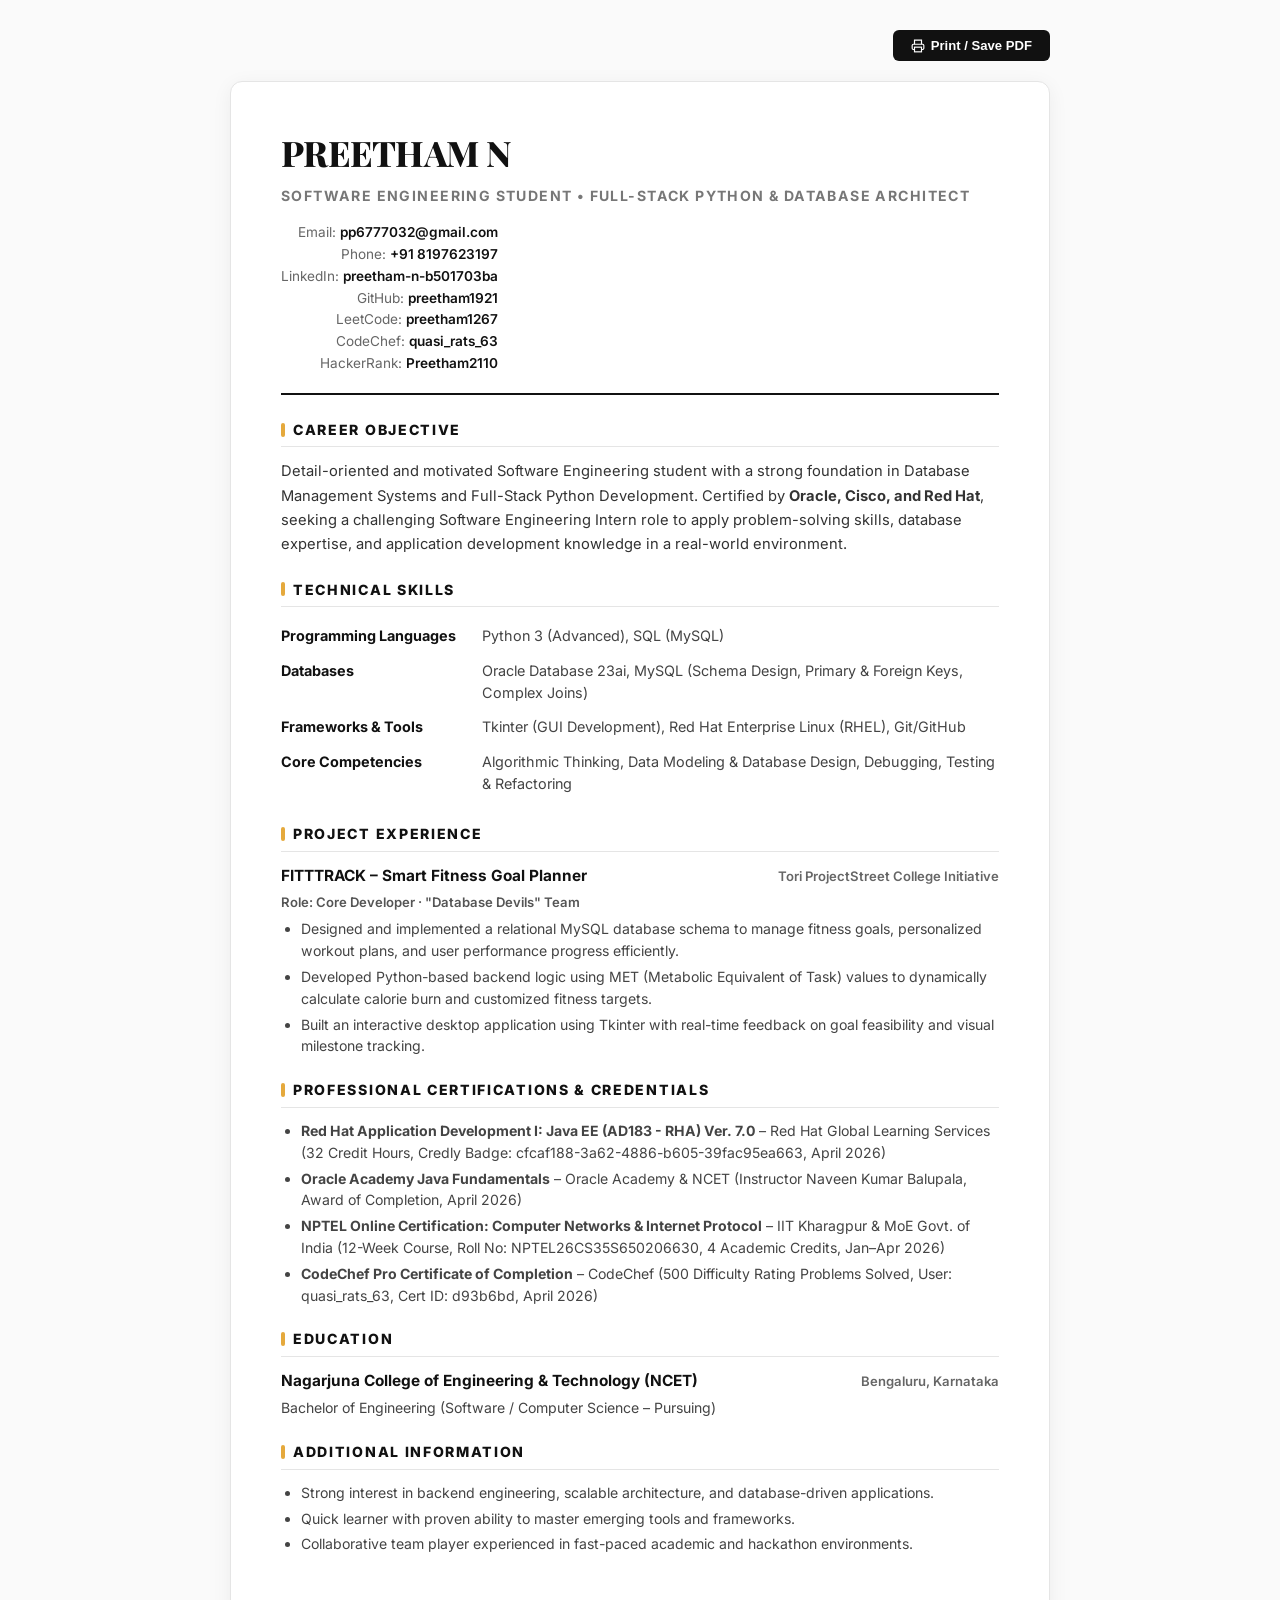
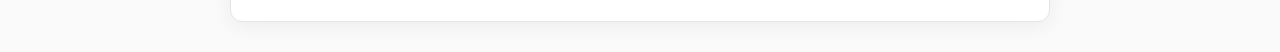
<file: resume.html>
<!DOCTYPE html>
<html lang="en">
<head>
  <meta charset="UTF-8">
  <meta name="viewport" content="width=device-width, initial-scale=1.0">
  <title>Preetham N — Resume</title>
  <link rel="preconnect" href="https://fonts.googleapis.com">
  <link rel="preconnect" href="https://fonts.gstatic.com" crossorigin>
  <link href="https://fonts.googleapis.com/css2?family=Inter:wght@400;500;600;700;800&family=Playfair+Display:wght@700;800&display=swap" rel="stylesheet">
  <style>
    :root {
      --primary: #111111;
      --accent: #E5A93C;
      --text: #2B2B2B;
      --muted: #666666;
      --border: #E5E5E5;
      --bg: #FAFAFA;
    }

    * {
      margin: 0;
      padding: 0;
      box-sizing: border-box;
    }

    body {
      font-family: 'Inter', -apple-system, sans-serif;
      background: var(--bg);
      color: var(--text);
      line-height: 1.55;
      padding: 30px 16px;
      display: flex;
      justify-content: center;
    }

    .resume-sheet {
      width: 100%;
      max-width: 820px;
      background: #FFFFFF;
      padding: 44px 50px;
      box-shadow: 0 4px 20px rgba(0, 0, 0, 0.06);
      border-radius: 12px;
      border: 1px solid var(--border);
    }

    .resume-header {
      border-bottom: 2px solid var(--primary);
      padding-bottom: 18px;
      margin-bottom: 24px;
      display: flex;
      justify-content: space-between;
      align-items: flex-end;
      flex-wrap: wrap;
      gap: 16px;
    }

    .candidate-name {
      font-family: 'Playfair Display', Georgia, serif;
      font-size: 2.2rem;
      font-weight: 800;
      color: var(--primary);
      letter-spacing: -0.02em;
    }

    .candidate-title {
      font-size: 0.88rem;
      font-weight: 700;
      color: #777;
      text-transform: uppercase;
      letter-spacing: 0.1em;
      margin-top: 4px;
    }

    .contact-info {
      text-align: right;
      font-size: 0.85rem;
      color: var(--muted);
      line-height: 1.6;
    }

    .contact-info a {
      color: var(--primary);
      text-decoration: none;
      font-weight: 600;
    }

    .resume-section {
      margin-bottom: 22px;
    }

    .section-heading {
      font-size: 0.88rem;
      font-weight: 800;
      letter-spacing: 0.12em;
      text-transform: uppercase;
      color: var(--primary);
      border-bottom: 1px solid var(--border);
      padding-bottom: 6px;
      margin-bottom: 12px;
      display: flex;
      align-items: center;
      gap: 8px;
    }

    .section-heading::before {
      content: '';
      width: 4px;
      height: 14px;
      background: var(--accent);
      border-radius: 2px;
      display: inline-block;
    }

    .objective-text {
      font-size: 0.92rem;
      color: #333333;
      line-height: 1.65;
    }

    .skills-table {
      width: 100%;
      border-collapse: collapse;
      font-size: 0.9rem;
    }

    .skills-table td {
      padding: 6px 0;
      vertical-align: top;
    }

    .skills-table td.skill-category {
      width: 28%;
      font-weight: 700;
      color: var(--primary);
    }

    .skills-table td.skill-values {
      color: #444444;
    }

    .project-item, .edu-item, .cert-item {
      margin-bottom: 14px;
    }

    .item-header {
      display: flex;
      justify-content: space-between;
      align-items: baseline;
      flex-wrap: wrap;
      margin-bottom: 4px;
    }

    .item-title {
      font-size: 0.96rem;
      font-weight: 700;
      color: var(--primary);
    }

    .item-meta {
      font-size: 0.82rem;
      font-weight: 600;
      color: var(--muted);
    }

    .bullet-list {
      list-style-type: disc;
      padding-left: 20px;
      font-size: 0.88rem;
      color: #444444;
      line-height: 1.55;
    }

    .bullet-list li {
      margin-bottom: 4px;
    }

    .print-btn-bar {
      margin-bottom: 20px;
      display: flex;
      justify-content: flex-end;
      gap: 12px;
    }

    .btn-print {
      background: var(--primary);
      color: #FFFFFF;
      border: none;
      padding: 8px 18px;
      border-radius: 6px;
      font-size: 0.82rem;
      font-weight: 600;
      cursor: pointer;
      display: inline-flex;
      align-items: center;
      gap: 6px;
    }

    .btn-print:hover {
      background: #333;
    }

    @media print {
      body {
        background: #FFFFFF;
        padding: 0;
      }
      .resume-sheet {
        box-shadow: none;
        border: none;
        padding: 0;
        max-width: 100%;
      }
      .print-btn-bar {
        display: none;
      }
    }
  </style>
</head>
<body>
  <div style="width: 100%; max-width: 820px;">
    
    <div class="print-btn-bar">
      <button class="btn-print" onclick="window.print()">
        <svg width="14" height="14" viewBox="0 0 24 24" fill="none" stroke="currentColor" stroke-width="2"><polyline points="6 9 6 2 18 2 18 9"></polyline><path d="M6 18H4a2 2 0 0 1-2-2v-5a2 2 0 0 1 2-2h16a2 2 0 0 1 2 2v5a2 2 0 0 1-2 2h-2"></path><rect x="6" y="14" width="12" height="8"></rect></svg>
        Print / Save PDF
      </button>
    </div>

    <main class="resume-sheet">
      <!-- Header -->
      <header class="resume-header">
        <div>
          <h1 class="candidate-name">PREETHAM N</h1>
          <p class="candidate-title">Software Engineering Student • Full-Stack Python & Database Architect</p>
        </div>
        <div class="contact-info">
          <div>Email: <a href="mailto:pp6777032@gmail.com">pp6777032@gmail.com</a></div>
          <div>Phone: <a href="tel:8197623197">+91 8197623197</a></div>
          <div>LinkedIn: <a href="https://www.linkedin.com/in/preetham-n-b501703ba/" target="_blank">preetham-n-b501703ba</a></div>
          <div>GitHub: <a href="https://github.com/preetham1921" target="_blank">preetham1921</a></div>
          <div>LeetCode: <a href="https://leetcode.com/u/preetham1267/" target="_blank">preetham1267</a></div>
          <div>CodeChef: <a href="https://www.codechef.com/users/quasi_rats_63" target="_blank">quasi_rats_63</a></div>
          <div>HackerRank: <a href="https://www.hackerrank.com/profile/Preetham2110" target="_blank">Preetham2110</a></div>
        </div>
      </header>

      <!-- Career Objective -->
      <section class="resume-section">
        <h2 class="section-heading">Career Objective</h2>
        <p class="objective-text">
          Detail-oriented and motivated Software Engineering student with a strong foundation in Database Management Systems and Full-Stack Python Development. Certified by <strong>Oracle, Cisco, and Red Hat</strong>, seeking a challenging Software Engineering Intern role to apply problem-solving skills, database expertise, and application development knowledge in a real-world environment.
        </p>
      </section>

      <!-- Technical Skills -->
      <section class="resume-section">
        <h2 class="section-heading">Technical Skills</h2>
        <table class="skills-table">
          <tr>
            <td class="skill-category">Programming Languages</td>
            <td class="skill-values">Python 3 (Advanced), SQL (MySQL)</td>
          </tr>
          <tr>
            <td class="skill-category">Databases</td>
            <td class="skill-values">Oracle Database 23ai, MySQL (Schema Design, Primary & Foreign Keys, Complex Joins)</td>
          </tr>
          <tr>
            <td class="skill-category">Frameworks & Tools</td>
            <td class="skill-values">Tkinter (GUI Development), Red Hat Enterprise Linux (RHEL), Git/GitHub</td>
          </tr>
          <tr>
            <td class="skill-category">Core Competencies</td>
            <td class="skill-values">Algorithmic Thinking, Data Modeling & Database Design, Debugging, Testing & Refactoring</td>
          </tr>
        </table>
      </section>

      <!-- Project Experience -->
      <section class="resume-section">
        <h2 class="section-heading">Project Experience</h2>
        <div class="project-item">
          <div class="item-header">
            <span class="item-title">FITTTRACK – Smart Fitness Goal Planner</span>
            <span class="item-meta">Tori ProjectStreet College Initiative</span>
          </div>
          <div style="font-size: 0.82rem; font-weight: 600; color: #555; margin-bottom: 6px;">Role: Core Developer · "Database Devils" Team</div>
          <ul class="bullet-list">
            <li>Designed and implemented a relational MySQL database schema to manage fitness goals, personalized workout plans, and user performance progress efficiently.</li>
            <li>Developed Python-based backend logic using MET (Metabolic Equivalent of Task) values to dynamically calculate calorie burn and customized fitness targets.</li>
            <li>Built an interactive desktop application using Tkinter with real-time feedback on goal feasibility and visual milestone tracking.</li>
          </ul>
        </div>
      </section>

      <!-- Professional Certifications -->
      <section class="resume-section">
        <h2 class="section-heading">Professional Certifications &amp; Credentials</h2>
        <div class="cert-item">
          <ul class="bullet-list">
            <li><strong>Red Hat Application Development I: Java EE (AD183 - RHA) Ver. 7.0</strong> – Red Hat Global Learning Services (32 Credit Hours, Credly Badge: cfcaf188-3a62-4886-b605-39fac95ea663, April 2026)</li>
            <li><strong>Oracle Academy Java Fundamentals</strong> – Oracle Academy &amp; NCET (Instructor Naveen Kumar Balupala, Award of Completion, April 2026)</li>
            <li><strong>NPTEL Online Certification: Computer Networks &amp; Internet Protocol</strong> – IIT Kharagpur &amp; MoE Govt. of India (12-Week Course, Roll No: NPTEL26CS35S650206630, 4 Academic Credits, Jan–Apr 2026)</li>
            <li><strong>CodeChef Pro Certificate of Completion</strong> – CodeChef (500 Difficulty Rating Problems Solved, User: quasi_rats_63, Cert ID: d93b6bd, April 2026)</li>
          </ul>
        </div>
      </section>

      <!-- Education -->
      <section class="resume-section">
        <h2 class="section-heading">Education</h2>
        <div class="edu-item">
          <div class="item-header">
            <span class="item-title">Nagarjuna College of Engineering & Technology (NCET)</span>
            <span class="item-meta">Bengaluru, Karnataka</span>
          </div>
          <p style="font-size: 0.88rem; color: #444;">Bachelor of Engineering (Software / Computer Science – Pursuing)</p>
        </div>
      </section>

      <!-- Additional Information -->
      <section class="resume-section">
        <h2 class="section-heading">Additional Information</h2>
        <ul class="bullet-list">
          <li>Strong interest in backend engineering, scalable architecture, and database-driven applications.</li>
          <li>Quick learner with proven ability to master emerging tools and frameworks.</li>
          <li>Collaborative team player experienced in fast-paced academic and hackathon environments.</li>
        </ul>
      </section>
    </main>

  </div>
</body>
</html>
</file>
<file: style.css>
/* ==========================================================
   PREETHAM N - VERTICAL EDITORIAL PORTFOLIO STYLESHEET
   Dual-Split Architecture: Left Side Time/Rail & Right Content (or Vice Versa)
   Luxury Editorial Palette: Alabaster Cream, Deep Obsidian, Radiant Amber Gold
   ========================================================== */

:root {
  /* Core Color Palette */
  --bg-canvas: #f3f2ee;
  --bg-canvas-subtle: #eae8e1;
  --bg-card: #ffffff;
  --bg-card-hover: #faf9f6;
  --bg-dark: #000000;
  --bg-dark-card: #0c0c0c;
  --bg-dark-card-hover: #141414;

  --text-main: #141312;
  --text-secondary: #58554e;
  --text-muted: #848077;
  --text-inverse: #f7f6f2;

  --accent-gold: #e8b100;
  --accent-gold-dark: #cc9c00;
  --accent-gold-light: #fef3c7;
  --accent-gold-glow: rgba(232, 177, 0, 0.38);
  --accent-amber: #f59e0b;
  --accent-emerald: #10b981;
  --accent-emerald-glow: rgba(16, 185, 129, 0.35);

  --border-subtle: rgba(0, 0, 0, 0.08);
  --border-card: rgba(0, 0, 0, 0.06);
  --border-gold: rgba(232, 177, 0, 0.45);
  --border-dark: rgba(255, 255, 255, 0.12);

  /* Typography */
  --font-serif: 'Playfair Display', Georgia, 'Times New Roman', serif;
  --font-sans: 'Plus Jakarta Sans', -apple-system, BlinkMacSystemFont, 'Segoe UI', Roboto, sans-serif;
  --font-mono: 'JetBrains Mono', 'Fira Code', monospace;

  /* Layout Measurements */
  --sidebar-width: 410px;
  --content-max-width: 860px;
  --topbar-height: 72px;

  /* Border Radii */
  --radius-pill: 9999px;
  --radius-xl: 20px;
  --radius-lg: 14px;
  --radius-md: 10px;
  --radius-sm: 6px;

  /* Shadows */
  --shadow-xs: 0 1px 3px rgba(0, 0, 0, 0.04);
  --shadow-sm: 0 4px 12px rgba(0, 0, 0, 0.04);
  --shadow-md: 0 10px 30px rgba(0, 0, 0, 0.07);
  --shadow-lg: 0 18px 45px rgba(0, 0, 0, 0.1);
  --shadow-gold: 0 10px 26px var(--accent-gold-glow);
  --shadow-clock: 0 12px 30px rgba(0, 0, 0, 0.35);

  /* Transitions */
  --transition-fast: 0.18s cubic-bezier(0.16, 1, 0.3, 1);
  --transition-normal: 0.32s cubic-bezier(0.16, 1, 0.3, 1);
  --transition-slow: 0.5s cubic-bezier(0.16, 1, 0.3, 1);
}

/* ==========================================================
   RESET & GLOBAL BASE
   ========================================================== */
*, *::before, *::after {
  box-sizing: border-box;
  margin: 0;
  padding: 0;
}

html {
  scroll-behavior: smooth;
  font-size: 16px;
  -webkit-font-smoothing: antialiased;
  -moz-osx-font-smoothing: grayscale;
}

body {
  background-color: var(--bg-canvas);
  color: var(--text-main);
  font-family: var(--font-sans);
  line-height: 1.6;
  min-height: 100vh;
  position: relative;
  overflow-x: hidden;
}

/* Custom Scrollbars */
::-webkit-scrollbar {
  width: 7px;
  height: 7px;
}
::-webkit-scrollbar-track {
  background: var(--bg-canvas);
}
::-webkit-scrollbar-thumb {
  background: #c7c4ba;
  border-radius: 4px;
}
::-webkit-scrollbar-thumb:hover {
  background: #9d998e;
}

a {
  color: inherit;
  text-decoration: none;
}

button {
  border: none;
  background: none;
  font-family: inherit;
  cursor: pointer;
}

/* ==========================================================
   GIANT BACKGROUND WATERMARK
   ========================================================== */
.background-watermark {
  position: fixed;
  top: 45%;
  left: 50%;
  transform: translate(-50%, -50%);
  font-family: var(--font-serif);
  font-size: clamp(6.5rem, 15vw, 16.5rem);
  font-weight: 800;
  letter-spacing: -0.04em;
  color: rgba(20, 19, 18, 0.032);
  white-space: nowrap;
  user-select: none;
  pointer-events: none;
  z-index: 0;
  transition: transform 0.1s ease-out;
}

/* ==========================================================
   TOP UTILITY BAR
   ========================================================== */
.top-utility-bar {
  position: fixed;
  top: 0;
  left: 0;
  right: 0;
  height: var(--topbar-height);
  background: rgba(243, 242, 238, 0.78);
  backdrop-filter: blur(18px);
  -webkit-backdrop-filter: blur(18px);
  border-bottom: 1px solid rgba(0, 0, 0, 0.06);
  z-index: 100;
  display: flex;
  align-items: center;
  justify-content: space-between;
  padding: 0 44px;
  transition: all var(--transition-fast);
}

.brand-badge {
  display: flex;
  align-items: center;
  gap: 12px;
  font-weight: 700;
}

.brand-monogram {
  width: 38px;
  height: 38px;
  background: #000000;
  color: #ffffff;
  border-radius: 10px;
  display: flex;
  align-items: center;
  justify-content: center;
  font-family: var(--font-serif);
  font-size: 1.1rem;
  letter-spacing: 0.05em;
  box-shadow: 0 4px 12px rgba(0, 0, 0, 0.18);
  border: 1px solid rgba(232, 177, 0, 0.4);
}

.brand-text {
  font-family: var(--font-serif);
  font-size: 1.25rem;
  font-weight: 700;
  color: var(--text-main);
  letter-spacing: -0.01em;
}

.brand-status-dot {
  width: 8px;
  height: 8px;
  border-radius: 50%;
  background-color: var(--accent-emerald);
  box-shadow: 0 0 10px var(--accent-emerald-glow);
  position: relative;
}

.brand-status-dot::after {
  content: "";
  position: absolute;
  inset: -3px;
  border-radius: 50%;
  background-color: var(--accent-emerald);
  opacity: 0.4;
  animation: pulsePing 2s cubic-bezier(0, 0, 0.2, 1) infinite;
}

@keyframes pulsePing {
  75%, 100% {
    transform: scale(2.2);
    opacity: 0;
  }
}

.top-controls-group {
  display: flex;
  align-items: center;
  gap: 12px;
}

.control-pill-btn {
  display: inline-flex;
  align-items: center;
  gap: 8px;
  padding: 8px 18px;
  height: 42px;
  border-radius: var(--radius-pill);
  background: #ffffff;
  border: 1px solid rgba(0, 0, 0, 0.08);
  box-shadow: var(--shadow-xs);
  color: #2b2926;
  font-size: 0.82rem;
  font-weight: 600;
  transition: all var(--transition-fast);
}

.control-pill-btn:hover {
  background: #000000;
  color: #ffffff;
  border-color: #000000;
  transform: translateY(-1.5px);
  box-shadow: var(--shadow-sm);
}

.control-pill-btn svg {
  width: 16px;
  height: 16px;
  stroke-width: 2.2;
}

.control-pill-btn.gold-accent {
  background: var(--accent-gold);
  color: #000000;
  border-color: var(--accent-gold);
  font-weight: 700;
  box-shadow: var(--shadow-gold);
}

.control-pill-btn.gold-accent:hover {
  background: var(--accent-gold-dark);
  transform: translateY(-2px);
  box-shadow: 0 12px 28px var(--accent-gold-glow);
}

.menu-btn-circle {
  width: 42px;
  height: 42px;
  border-radius: 50%;
  background: #ffffff;
  border: 1px solid rgba(0, 0, 0, 0.08);
  box-shadow: var(--shadow-xs);
  display: flex;
  align-items: center;
  justify-content: center;
  transition: all var(--transition-fast);
}

.menu-btn-circle:hover {
  transform: scale(1.08) rotate(90deg);
  box-shadow: var(--shadow-sm);
}

.dots-grid {
  display: grid;
  grid-template-columns: repeat(2, 4.5px);
  grid-gap: 4px;
}

.dots-grid span {
  width: 4.5px;
  height: 4.5px;
  background-color: #1a1a1a;
  border-radius: 50%;
}

/* ==========================================================
   DUAL-SPLIT PORTFOLIO CONTAINER (LEFT TIME OR RIGHT TIME)
   ========================================================== */
.split-portfolio-container {
  display: flex;
  max-width: 1440px;
  margin: 0 auto;
  padding: calc(var(--topbar-height) + 24px) 36px 60px 36px;
  gap: 48px;
  position: relative;
  z-index: 2;
  transition: flex-direction var(--transition-normal);
}

/* Left Sidebar Layout (Default) */
body.layout-sidebar-left .split-portfolio-container {
  flex-direction: row;
}

/* Right Sidebar Layout ("or vice versa") */
body.layout-sidebar-right .split-portfolio-container {
  flex-direction: row-reverse;
}

/* ==========================================================
   COLUMN A: STICKY TIME & PROFILE SIDEBAR
   ========================================================== */
.sticky-time-sidebar {
  width: var(--sidebar-width);
  flex-shrink: 0;
  position: sticky;
  top: calc(var(--topbar-height) + 20px);
  height: calc(100vh - var(--topbar-height) - 40px);
  max-height: 940px;
  overflow-y: auto;
  overflow-x: hidden;
  border-radius: var(--radius-xl);
  scrollbar-width: thin;
}

.sidebar-inner-card {
  background: #ffffff;
  border-radius: var(--radius-xl);
  border: 1px solid rgba(0, 0, 0, 0.07);
  box-shadow: var(--shadow-md);
  padding: 28px 24px;
  display: flex;
  flex-direction: column;
  gap: 22px;
}

/* 1. Portrait Cutout Frame (1:1 Square Ratio - 1254x1254 px) */
.sidebar-portrait-frame {
  position: relative;
  display: flex;
  justify-content: center;
  align-items: center;
  width: 100%;
  aspect-ratio: 1 / 1;
  border-radius: var(--radius-xl);
  background: radial-gradient(circle at 50% 55%, rgba(232, 177, 0, 0.16) 0%, rgba(243, 242, 238, 0.45) 75%);
  overflow: hidden;
  border: 1px solid rgba(0, 0, 0, 0.06);
  box-shadow: inset 0 2px 10px rgba(0, 0, 0, 0.02);
}

.portrait-halo {
  position: absolute;
  width: 82%;
  height: 82%;
  background: radial-gradient(circle, rgba(232, 177, 0, 0.24) 0%, transparent 70%);
  border-radius: 50%;
  pointer-events: none;
}

.sidebar-portrait-img {
  width: 100%;
  height: 100%;
  aspect-ratio: 1 / 1;
  object-fit: cover;
  object-position: top center;
  filter: drop-shadow(0 14px 25px rgba(0, 0, 0, 0.12));
  position: relative;
  z-index: 2;
  transition: transform var(--transition-normal);
}

.sidebar-portrait-frame:hover .sidebar-portrait-img {
  transform: scale(1.03);
}

/* Status Chip inside Identity Block */
.sidebar-status-chip {
  display: inline-flex;
  align-items: center;
  gap: 7px;
  background: rgba(16, 185, 129, 0.1);
  border: 1px solid rgba(16, 185, 129, 0.28);
  padding: 4px 12px;
  border-radius: var(--radius-pill);
  font-size: 0.72rem;
  font-weight: 700;
  color: #065f46;
  margin-bottom: 10px;
}

.avail-dot {
  width: 7px;
  height: 7px;
  border-radius: 50%;
  background-color: var(--accent-emerald);
  box-shadow: 0 0 8px var(--accent-emerald);
}

/* 3. Identity Block */
.sidebar-identity {
  text-align: center;
}

.sidebar-name {
  font-family: var(--font-serif);
  font-size: 1.85rem;
  font-weight: 700;
  line-height: 1.15;
  letter-spacing: -0.02em;
  color: var(--text-main);
  margin-bottom: 4px;
}

.sidebar-role {
  font-size: 0.72rem;
  font-weight: 800;
  letter-spacing: 0.14em;
  text-transform: uppercase;
  color: #7d7a74;
  margin-bottom: 6px;
}

.sidebar-tagline {
  font-size: 0.82rem;
  font-weight: 500;
  color: #55534e;
}

/* 4. Social Chips */
.sidebar-socials {
  display: flex;
  flex-wrap: wrap;
  gap: 8px;
  justify-content: center;
}

.social-chip {
  display: inline-flex;
  align-items: center;
  gap: 6px;
  background: var(--bg-canvas);
  border: 1px solid rgba(0, 0, 0, 0.07);
  padding: 6px 12px;
  border-radius: var(--radius-pill);
  font-size: 0.78rem;
  font-weight: 600;
  color: #33312d;
  transition: all var(--transition-fast);
}

.social-chip svg {
  width: 14px;
  height: 14px;
  fill: currentColor;
}

.social-chip:hover {
  background: #000000;
  color: #ffffff;
  border-color: #000000;
  transform: translateY(-1.5px);
}

.oracle-pill {
  display: inline-flex;
  align-items: center;
  gap: 6px;
  background: rgba(232, 177, 0, 0.12);
  border: 1px solid rgba(232, 177, 0, 0.35);
  padding: 6px 12px;
  border-radius: var(--radius-pill);
  font-size: 0.74rem;
  font-weight: 800;
  letter-spacing: 0.1em;
  color: #8f6c00;
  transition: all var(--transition-fast);
}

.oracle-pill:hover {
  background: var(--accent-gold);
  color: #000000;
}

.oracle-dot {
  width: 6px;
  height: 6px;
  background-color: var(--accent-gold);
  border-radius: 50%;
}

/* 5. Vertical Navigation */
.sidebar-vertical-nav {
  border-top: 1px solid rgba(0, 0, 0, 0.06);
  border-bottom: 1px solid rgba(0, 0, 0, 0.06);
  padding: 18px 0;
}

.nav-section-title {
  font-size: 0.68rem;
  font-weight: 800;
  letter-spacing: 0.16em;
  text-transform: uppercase;
  color: #99958d;
  margin-bottom: 10px;
  padding-left: 6px;
}

.vertical-nav-list {
  list-style: none;
  display: flex;
  flex-direction: column;
  gap: 4px;
}

.v-nav-item {
  display: flex;
  align-items: center;
  gap: 12px;
  padding: 9px 12px;
  border-radius: var(--radius-md);
  font-size: 0.84rem;
  font-weight: 600;
  color: #55534e;
  transition: all var(--transition-fast);
  position: relative;
}

.nav-dot {
  width: 6px;
  height: 6px;
  border-radius: 50%;
  background: #bbb7ad;
  transition: all var(--transition-fast);
}

.nav-label {
  flex: 1;
}

.nav-number {
  font-family: var(--font-mono);
  font-size: 0.72rem;
  font-weight: 500;
  color: #a39f96;
}

.v-nav-item:hover {
  background: var(--bg-canvas);
  color: #000000;
}

.v-nav-item:hover .nav-dot {
  background: #000000;
  transform: scale(1.4);
}

.v-nav-item.active {
  background: #000000;
  color: #ffffff;
  box-shadow: 0 4px 14px rgba(0, 0, 0, 0.15);
}

.v-nav-item.active .nav-dot {
  background: var(--accent-gold);
  transform: scale(1.5);
  box-shadow: 0 0 8px var(--accent-gold);
}

.v-nav-item.active .nav-number {
  color: var(--accent-gold);
}

/* 6. CTA Download Button */
.sidebar-cta-btn {
  display: flex;
  align-items: center;
  justify-content: center;
  gap: 10px;
  background: var(--accent-gold);
  color: #000000;
  padding: 13px 20px;
  border-radius: var(--radius-pill);
  font-size: 0.84rem;
  font-weight: 800;
  letter-spacing: 0.08em;
  text-transform: uppercase;
  box-shadow: var(--shadow-gold);
  transition: all var(--transition-fast);
  width: 100%;
}

.sidebar-cta-btn:hover {
  background: var(--accent-gold-dark);
  transform: translateY(-2px);
  box-shadow: 0 14px 30px var(--accent-gold-glow);
}

.cta-circle-icon {
  width: 22px;
  height: 22px;
  border-radius: 50%;
  background: rgba(0, 0, 0, 0.12);
  display: flex;
  align-items: center;
  justify-content: center;
}

.cta-circle-icon svg {
  width: 13px;
  height: 13px;
  stroke: #000;
  stroke-width: 2.5;
}

.cta-badge {
  background: rgba(0, 0, 0, 0.12);
  padding: 2px 7px;
  border-radius: var(--radius-pill);
  font-size: 0.68rem;
  font-weight: 800;
}

/* 7. Footer Info */
.sidebar-footer-info {
  display: flex;
  flex-direction: column;
  gap: 8px;
  font-size: 0.78rem;
  color: #7a766f;
  padding-top: 6px;
}

.info-row {
  display: flex;
  align-items: center;
  gap: 8px;
}

.info-row svg {
  width: 14px;
  height: 14px;
  stroke-width: 2;
  flex-shrink: 0;
}

.info-row a:hover {
  color: #000000;
  text-decoration: underline;
}

/* ==========================================================
   COLUMN B: VERTICAL SCROLLABLE CONTENT STREAM
   ========================================================== */
.vertical-content-stream {
  flex: 1;
  min-width: 0; /* Prevents flex children blowout */
  max-width: var(--content-max-width);
  display: flex;
  flex-direction: column;
  gap: 72px;
}

.content-section {
  scroll-margin-top: calc(var(--topbar-height) + 32px);
}

.section-title-wrap {
  margin-bottom: 32px;
}

.eyebrow-tag {
  display: inline-flex;
  align-items: center;
  gap: 8px;
  font-size: 0.74rem;
  font-weight: 800;
  letter-spacing: 0.18em;
  text-transform: uppercase;
  color: #7b7871;
  margin-bottom: 8px;
}

.gold-dash {
  width: 20px;
  height: 2px;
  background-color: var(--accent-gold);
}

.section-heading {
  font-family: var(--font-serif);
  font-size: clamp(2rem, 3.2vw, 2.85rem);
  font-weight: 700;
  letter-spacing: -0.02em;
  color: var(--text-main);
  line-height: 1.2;
}

.section-subtext {
  font-size: 0.98rem;
  color: var(--text-secondary);
  line-height: 1.65;
  margin-top: 10px;
  max-width: 720px;
}

/* ==========================================================
   1. HERO OVERVIEW & EDITORIAL QUOTE
   ========================================================== */
.hero-quote-card {
  background: #ffffff;
  border-radius: var(--radius-xl);
  padding: 44px 48px;
  border: 1px solid rgba(0, 0, 0, 0.07);
  box-shadow: var(--shadow-md);
  position: relative;
  overflow: hidden;
  margin-bottom: 32px;
}

.quote-symbol {
  font-family: var(--font-serif);
  font-size: 4.8rem;
  line-height: 0.8;
  color: var(--accent-gold);
  opacity: 0.5;
  margin-bottom: 12px;
}

.editorial-quote {
  font-family: var(--font-serif);
  font-size: 1.45rem;
  font-style: italic;
  line-height: 1.55;
  color: #24221f;
  margin-bottom: 24px;
}

.quote-signature {
  display: flex;
  align-items: center;
  gap: 12px;
  font-size: 0.85rem;
}

.sig-line {
  width: 32px;
  height: 2px;
  background-color: #000000;
}

.sig-name {
  font-weight: 700;
  color: #000000;
}

.sig-role {
  color: #7a766f;
}

/* Vertical Impact Banner */
.vertical-impact-banner {
  background: #ffffff;
  border-radius: var(--radius-xl);
  border: 1px solid rgba(0, 0, 0, 0.07);
  box-shadow: var(--shadow-sm);
  overflow: hidden;
}

.impact-lead-box {
  background: var(--bg-dark);
  color: #ffffff;
  padding: 24px 32px;
}

.lead-dash-row {
  display: flex;
  align-items: center;
  gap: 8px;
  font-size: 0.72rem;
  font-weight: 700;
  letter-spacing: 0.14em;
  text-transform: uppercase;
  color: #999;
  margin-bottom: 4px;
}

.lead-dash {
  width: 16px;
  height: 2px;
  background-color: var(--accent-gold);
}

.lead-heading {
  font-family: var(--font-serif);
  font-size: 1.45rem;
  font-weight: 700;
  letter-spacing: -0.01em;
  margin-bottom: 4px;
}

.lead-sub {
  font-size: 0.85rem;
  color: #b5b2aa;
}

.impact-stats-grid {
  display: grid;
  grid-template-columns: repeat(3, 1fr);
  padding: 24px 32px;
  gap: 28px;
}

.stat-card {
  display: flex;
  gap: 14px;
  align-items: flex-start;
}

.stat-gold-bar {
  width: 3px;
  height: 48px;
  background: linear-gradient(to bottom, #000000 30%, var(--accent-gold) 100%);
  border-radius: 2px;
  flex-shrink: 0;
}

.stat-big-number {
  font-family: var(--font-sans);
  font-size: 2.15rem;
  font-weight: 800;
  line-height: 1.05;
  letter-spacing: -0.03em;
  color: var(--text-main);
}

.stat-title {
  font-size: 0.86rem;
  font-weight: 700;
  color: #2b2926;
  margin-top: 2px;
}

.stat-detail {
  font-size: 0.75rem;
  color: #7d7971;
}

/* ==========================================================
   2. ACADEMICS, ACADEMIES & CAREER ROADMAP ("FOLLOW THE PATH")
   ========================================================== */
.roadmap-control-panel {
  background: #ffffff;
  border-radius: var(--radius-xl);
  border: 1px solid rgba(0, 0, 0, 0.07);
  box-shadow: var(--shadow-sm);
  padding: 24px 28px;
  margin-bottom: 34px;
  display: flex;
  flex-direction: column;
  gap: 20px;
}

.roadmap-progress-wrap {
  display: flex;
  flex-direction: column;
  gap: 10px;
}

.progress-stats-row {
  display: flex;
  justify-content: space-between;
  align-items: center;
  flex-wrap: wrap;
  gap: 10px;
}

.progress-title-group {
  display: flex;
  align-items: center;
  gap: 10px;
}

.progress-icon-mini {
  width: 32px;
  height: 32px;
  border-radius: 8px;
  background: #000000;
  color: var(--accent-gold);
  display: flex;
  align-items: center;
  justify-content: center;
}

.progress-icon-mini svg {
  width: 17px;
  height: 17px;
}

.progress-label {
  font-weight: 800;
  font-size: 0.92rem;
  color: var(--text-main);
  letter-spacing: -0.01em;
}

.progress-counter-badge {
  font-family: var(--font-mono);
  font-size: 0.78rem;
  font-weight: 600;
  background: var(--bg-canvas);
  color: #2b2926;
  padding: 5px 12px;
  border-radius: var(--radius-pill);
  border: 1px solid rgba(0, 0, 0, 0.06);
}

.progress-counter-badge strong {
  color: #047857;
  font-weight: 800;
}

.roadmap-progress-bar-bg {
  width: 100%;
  height: 10px;
  background: var(--bg-canvas);
  border-radius: var(--radius-pill);
  overflow: hidden;
  border: 1px solid rgba(0, 0, 0, 0.05);
}

.roadmap-progress-bar-fill {
  height: 100%;
  background: linear-gradient(90deg, var(--accent-emerald) 0%, var(--accent-gold) 100%);
  border-radius: var(--radius-pill);
  transition: width 0.6s cubic-bezier(0.16, 1, 0.3, 1);
}

.roadmap-legend {
  display: flex;
  flex-wrap: wrap;
  gap: 18px;
  font-size: 0.76rem;
  font-weight: 600;
  color: var(--text-secondary);
}

.legend-item {
  display: inline-flex;
  align-items: center;
  gap: 7px;
}

.legend-dot {
  width: 9px;
  height: 9px;
  border-radius: 50%;
}

.legend-dot.completed {
  background: var(--accent-emerald);
  box-shadow: 0 0 6px var(--accent-emerald-glow);
}

.legend-dot.active {
  background: var(--accent-gold);
  box-shadow: 0 0 6px var(--accent-gold-glow);
}

.legend-dot.upcoming {
  background: transparent;
  border: 2px dashed #8c887e;
}

/* Filter Tabs */
.roadmap-filter-tabs {
  display: flex;
  flex-wrap: wrap;
  gap: 8px;
  padding-top: 14px;
  border-top: 1px solid rgba(0, 0, 0, 0.06);
}

.roadmap-tab {
  padding: 8px 16px;
  border-radius: var(--radius-pill);
  font-size: 0.8rem;
  font-weight: 700;
  color: #5a564f;
  background: var(--bg-canvas);
  border: 1px solid rgba(0, 0, 0, 0.06);
  transition: all var(--transition-fast);
}

.roadmap-tab:hover {
  background: #e5e2d9;
  color: #111111;
}

.roadmap-tab.active {
  background: #000000;
  color: #ffffff;
  border-color: #000000;
  box-shadow: 0 4px 12px rgba(0, 0, 0, 0.14);
}

/* Follow-The-Path Winding Vertical Track */
.roadmap-follow-track {
  display: flex;
  flex-direction: column;
  position: relative;
}

.roadmap-step {
  display: flex;
  align-items: stretch;
  gap: 24px;
  position: relative;
  transition: opacity 0.25s ease, transform 0.25s ease;
}

.roadmap-step.is-hidden {
  display: none;
}

.roadmap-step.last-visible .path-line {
  display: none;
}

.roadmap-step.last-visible .roadmap-card {
  margin-bottom: 0;
}

/* Left Path Column (Milestone Icon + Flowing Track Line) */
.roadmap-connector {
  display: flex;
  flex-direction: column;
  align-items: center;
  width: 64px;
  flex-shrink: 0;
  position: relative;
}

.roadmap-node-badge {
  position: relative;
  width: 54px;
  height: 54px;
  border-radius: 50%;
  display: flex;
  align-items: center;
  justify-content: center;
  transition: all var(--transition-fast);
  flex-shrink: 0;
  z-index: 3;
}

.roadmap-node-badge .node-svg {
  width: 24px;
  height: 24px;
}

/* Completed Milestone Style */
.roadmap-node-badge.completed {
  background: var(--accent-emerald);
  color: #ffffff;
  border: 3px solid #ffffff;
  box-shadow: 0 0 0 2px var(--accent-emerald), 0 8px 18px rgba(16, 185, 129, 0.28);
}

/* Active In-Progress Milestone Style */
.roadmap-node-badge.active {
  background: var(--accent-gold);
  color: #000000;
  border: 2.5px solid #000000;
  box-shadow: 0 0 0 5px rgba(232, 177, 0, 0.22), 0 10px 24px var(--accent-gold-glow);
}

.node-active-pulse {
  position: absolute;
  top: -3px;
  right: -3px;
  width: 15px;
  height: 15px;
  border-radius: 50%;
  background: var(--accent-emerald);
  border: 2.5px solid #ffffff;
  animation: pulseRoadmapNode 1.8s infinite;
}

@keyframes pulseRoadmapNode {
  0% { transform: scale(0.95); box-shadow: 0 0 0 0 rgba(16, 185, 129, 0.7); }
  70% { transform: scale(1.1); box-shadow: 0 0 0 8px rgba(16, 185, 129, 0); }
  100% { transform: scale(0.95); box-shadow: 0 0 0 0 rgba(16, 185, 129, 0); }
}

/* Upcoming Target Milestone Style */
.roadmap-node-badge.upcoming {
  background: #ffffff;
  color: #7d7971;
  border: 2px dashed #b5b1a7;
  box-shadow: var(--shadow-xs);
}

/* Connecting Path Lines */
.path-line {
  width: 3px;
  flex: 1;
  min-height: 36px;
  margin: 6px 0;
  position: relative;
  display: flex;
  align-items: center;
  justify-content: center;
}

.path-line.solid-gold {
  background: linear-gradient(to bottom, var(--accent-gold) 0%, #111111 100%);
  border-radius: 3px;
}

.path-line.dashed-future {
  background: repeating-linear-gradient(
    to bottom,
    #b5b1a7 0px,
    #b5b1a7 7px,
    transparent 7px,
    transparent 14px
  );
  width: 2.5px;
}

.path-flow-arrow {
  background: var(--bg-canvas);
  color: #111111;
  font-size: 0.78rem;
  font-weight: 900;
  width: 22px;
  height: 22px;
  border-radius: 50%;
  border: 1px solid rgba(0, 0, 0, 0.1);
  display: flex;
  align-items: center;
  justify-content: center;
  box-shadow: 0 2px 6px rgba(0, 0, 0, 0.06);
}

/* Roadmap Step Card */
.roadmap-card {
  flex: 1;
  background: #ffffff;
  border-radius: var(--radius-lg);
  padding: 24px 28px;
  margin-bottom: 24px;
  border: 1px solid rgba(0, 0, 0, 0.07);
  box-shadow: var(--shadow-sm);
  transition: all var(--transition-fast);
}

.roadmap-step.last-step .roadmap-card {
  margin-bottom: 0;
}

.roadmap-step:hover .roadmap-card {
  transform: translateY(-3px);
  box-shadow: var(--shadow-md);
  border-color: rgba(232, 177, 0, 0.45);
}

.roadmap-step:hover .roadmap-node-badge {
  transform: scale(1.08);
}

.roadmap-card.active-card {
  border-left: 4px solid var(--accent-gold);
  background: linear-gradient(135deg, #ffffff 0%, #fffdf7 100%);
}

.roadmap-card.upcoming-card {
  background: rgba(255, 255, 255, 0.75);
  border-style: dashed;
  border-color: rgba(0, 0, 0, 0.16);
}

.roadmap-card-top {
  display: flex;
  justify-content: space-between;
  align-items: center;
  flex-wrap: wrap;
  gap: 10px;
  margin-bottom: 10px;
}

.step-tags {
  display: flex;
  align-items: center;
  gap: 8px;
  flex-wrap: wrap;
}

.step-num {
  font-family: var(--font-mono);
  font-size: 0.7rem;
  font-weight: 800;
  letter-spacing: 0.08em;
  background: #000000;
  color: #ffffff;
  padding: 3px 9px;
  border-radius: 6px;
}

.cat-pill {
  font-size: 0.72rem;
  font-weight: 700;
  padding: 3px 10px;
  border-radius: var(--radius-pill);
}

.cat-pill.academic {
  background: rgba(232, 177, 0, 0.14);
  color: #856400;
  border: 1px solid rgba(232, 177, 0, 0.35);
}

.cat-pill.academy {
  background: var(--bg-canvas);
  color: #2b2926;
  border: 1px solid rgba(0, 0, 0, 0.08);
}

.cat-pill.career {
  background: #141312;
  color: var(--accent-gold);
}

.completion-pill {
  font-size: 0.73rem;
  font-weight: 800;
  padding: 4px 11px;
  border-radius: var(--radius-pill);
  letter-spacing: 0.03em;
}

.completion-pill.done {
  background: rgba(16, 185, 129, 0.12);
  color: #065f46;
  border: 1px solid rgba(16, 185, 129, 0.3);
}

.completion-pill.active-pill {
  background: rgba(232, 177, 0, 0.18);
  color: #7c5c00;
  border: 1px solid rgba(232, 177, 0, 0.45);
}

.completion-pill.next {
  background: var(--bg-canvas);
  color: #6b6860;
  border: 1px dashed rgba(0, 0, 0, 0.2);
}

.roadmap-title {
  font-family: var(--font-serif);
  font-size: 1.32rem;
  font-weight: 700;
  color: var(--text-main);
  line-height: 1.3;
  margin-bottom: 4px;
}

.roadmap-org {
  font-size: 0.84rem;
  font-weight: 600;
  color: #7b776f;
  margin-bottom: 10px;
}

.roadmap-desc {
  font-size: 0.91rem;
  color: #4b4843;
  line-height: 1.62;
  margin-bottom: 14px;
}

.roadmap-skills-row {
  display: flex;
  flex-wrap: wrap;
  gap: 7px;
}

.mini-skill {
  font-family: var(--font-mono);
  font-size: 0.73rem;
  font-weight: 600;
  background: var(--bg-canvas);
  color: #363430;
  padding: 4px 10px;
  border-radius: 6px;
  border: 1px solid rgba(0, 0, 0, 0.05);
}

.mini-skill.gold {
  background: rgba(232, 177, 0, 0.15);
  border-color: rgba(232, 177, 0, 0.35);
  color: #826100;
}

/* ==========================================================
   3. VERTICAL TIMELINE COMPONENT
   (Left Time Marker / Center Spine / Right Content)
   ========================================================== */
.vertical-timeline-container {
  position: relative;
  display: flex;
  flex-direction: column;
  gap: 36px;
  padding: 10px 0;
}

/* Central spine line */
.timeline-spine-line {
  position: absolute;
  top: 10px;
  bottom: 20px;
  left: 170px;
  width: 2px;
  background: linear-gradient(to bottom, var(--accent-gold) 0%, rgba(0, 0, 0, 0.15) 85%, transparent 100%);
  z-index: 1;
}

.timeline-entry {
  display: flex;
  align-items: flex-start;
  position: relative;
  z-index: 2;
}

/* Left Time Column */
.timeline-time-col {
  width: 150px;
  padding-right: 20px;
  text-align: right;
  display: flex;
  flex-direction: column;
  align-items: flex-end;
  gap: 4px;
  flex-shrink: 0;
}

.time-badge {
  display: inline-flex;
  align-items: center;
  gap: 6px;
  background: #ffffff;
  border: 1px solid rgba(0, 0, 0, 0.1);
  padding: 5px 12px;
  border-radius: var(--radius-pill);
  font-family: var(--font-mono);
  font-size: 0.78rem;
  font-weight: 700;
  color: #1a1a1a;
  box-shadow: var(--shadow-xs);
}

.time-badge.active-now {
  background: #000000;
  color: #ffffff;
  border-color: #000000;
  box-shadow: 0 4px 12px rgba(0, 0, 0, 0.15);
}

.live-dot-mini {
  width: 6px;
  height: 6px;
  border-radius: 50%;
  background: var(--accent-gold);
}

.time-sublabel {
  font-size: 0.75rem;
  font-weight: 600;
  color: #6d6961;
}

.time-location {
  font-size: 0.7rem;
  color: #9d998f;
}

/* Middle Spine Dot */
.timeline-node-dot {
  width: 42px;
  display: flex;
  justify-content: center;
  align-items: center;
  flex-shrink: 0;
  position: relative;
  padding-top: 6px;
}

.inner-dot {
  width: 14px;
  height: 14px;
  border-radius: 50%;
  background: #ffffff;
  border: 3px solid var(--accent-gold);
  box-shadow: 0 0 0 3px rgba(232, 177, 0, 0.25);
  transition: all var(--transition-fast);
}

.timeline-entry:hover .inner-dot {
  background: var(--accent-gold);
  transform: scale(1.3);
  box-shadow: 0 0 12px var(--accent-gold-glow);
}

/* Right Content Card */
.timeline-content-card {
  flex: 1;
  background: #ffffff;
  border-radius: var(--radius-lg);
  padding: 26px 30px;
  border: 1px solid rgba(0, 0, 0, 0.07);
  box-shadow: var(--shadow-sm);
  transition: all var(--transition-fast);
}

.timeline-content-card:hover {
  transform: translateY(-3px);
  box-shadow: var(--shadow-md);
  border-color: rgba(232, 177, 0, 0.4);
}

.timeline-content-card.highlight-border {
  border-left: 4px solid var(--accent-gold);
}

.card-badge-row {
  display: flex;
  align-items: center;
  gap: 10px;
  margin-bottom: 10px;
}

.luxury-badge {
  background: rgba(232, 177, 0, 0.16);
  border: 1px solid rgba(232, 177, 0, 0.4);
  color: #8c6a00;
  padding: 3px 10px;
  border-radius: var(--radius-pill);
  font-size: 0.72rem;
  font-weight: 700;
  letter-spacing: 0.06em;
  text-transform: uppercase;
}

.metric-pill {
  background: #000000;
  color: #ffffff;
  padding: 3px 10px;
  border-radius: var(--radius-pill);
  font-size: 0.72rem;
  font-weight: 700;
}

.tech-badge {
  background: var(--bg-canvas);
  color: #383633;
  padding: 3px 10px;
  border-radius: var(--radius-pill);
  font-size: 0.72rem;
  font-weight: 600;
}

.status-pill {
  background: rgba(16, 185, 129, 0.12);
  color: #047857;
  padding: 3px 10px;
  border-radius: var(--radius-pill);
  font-size: 0.72rem;
  font-weight: 700;
}

.entry-title {
  font-family: var(--font-serif);
  font-size: 1.35rem;
  font-weight: 700;
  color: var(--text-main);
  line-height: 1.3;
  margin-bottom: 4px;
}

.entry-org {
  font-size: 0.85rem;
  font-weight: 600;
  color: #7b776f;
  margin-bottom: 12px;
}

.entry-narrative {
  font-size: 0.92rem;
  color: #4b4843;
  line-height: 1.65;
  margin-bottom: 12px;
}

.entry-highlights {
  display: flex;
  flex-direction: column;
  gap: 6px;
  border-top: 1px solid rgba(0, 0, 0, 0.05);
  padding-top: 12px;
}

.highlight-item {
  font-size: 0.84rem;
  color: #55524b;
}

.highlight-item strong {
  color: #111;
}

/* ==========================================================
   3. TECHNICAL EXPERTISE MATRIX
   ========================================================== */
.skills-matrix-grid {
  display: grid;
  grid-template-columns: repeat(2, 1fr);
  gap: 24px;
}

.skill-group-box {
  background: #ffffff;
  border-radius: var(--radius-lg);
  padding: 26px 28px;
  border: 1px solid rgba(0, 0, 0, 0.06);
  box-shadow: var(--shadow-sm);
  transition: all var(--transition-fast);
}

.skill-group-box:hover {
  transform: translateY(-3.5px);
  box-shadow: var(--shadow-md);
  border-color: rgba(0, 0, 0, 0.12);
}

.group-header {
  display: flex;
  align-items: center;
  gap: 14px;
  margin-bottom: 18px;
}

.group-icon-circle {
  width: 44px;
  height: 44px;
  border-radius: 12px;
  background: var(--bg-canvas);
  display: flex;
  align-items: center;
  justify-content: center;
  color: #111;
  flex-shrink: 0;
}

.group-icon-circle svg {
  width: 22px;
  height: 22px;
}

.group-title {
  font-size: 1.12rem;
  font-weight: 700;
  color: var(--text-main);
  line-height: 1.25;
}

.group-count {
  font-size: 0.74rem;
  color: #8c8981;
  text-transform: uppercase;
  letter-spacing: 0.05em;
}

.skill-pills-wrap {
  display: flex;
  flex-wrap: wrap;
  gap: 8px;
}

.tech-tag {
  background: var(--bg-canvas);
  color: #33312c;
  font-size: 0.82rem;
  font-weight: 600;
  padding: 6px 13px;
  border-radius: var(--radius-pill);
  border: 1px solid rgba(0, 0, 0, 0.04);
  transition: all var(--transition-fast);
}

.tech-tag:hover {
  background: #000000;
  color: #ffffff;
  transform: translateY(-1.5px);
}

.tech-tag.primary {
  background: rgba(232, 177, 0, 0.14);
  border-color: rgba(232, 177, 0, 0.35);
  color: #856400;
  font-weight: 700;
}

/* ==========================================================
   4. FEATURED ENGINEERED PROJECTS
   ========================================================== */
.projects-list-vertical {
  display: flex;
  flex-direction: column;
  gap: 28px;
}

.project-item-card {
  background: #ffffff;
  border-radius: var(--radius-xl);
  padding: 34px 38px;
  border: 1px solid rgba(0, 0, 0, 0.07);
  box-shadow: var(--shadow-sm);
  transition: all var(--transition-fast);
  display: flex;
  flex-direction: column;
}

.project-item-card:hover {
  transform: translateY(-4px);
  box-shadow: var(--shadow-md);
  border-color: rgba(232, 177, 0, 0.45);
}

.project-top-row {
  display: flex;
  justify-content: space-between;
  align-items: center;
  margin-bottom: 12px;
}

.project-meta {
  display: flex;
  align-items: center;
  gap: 10px;
}

.proj-badge-gold {
  font-size: 0.7rem;
  font-weight: 800;
  letter-spacing: 0.12em;
  text-transform: uppercase;
  background: rgba(232, 177, 0, 0.15);
  border: 1px solid rgba(232, 177, 0, 0.4);
  color: #8c6a00;
  padding: 3px 10px;
  border-radius: var(--radius-pill);
}

.proj-date {
  font-family: var(--font-mono);
  font-size: 0.74rem;
  font-weight: 600;
  color: #949088;
}

.proj-source-link {
  display: inline-flex;
  align-items: center;
  gap: 6px;
  font-size: 0.78rem;
  font-weight: 700;
  color: #1a1a1a;
  background: var(--bg-canvas);
  padding: 6px 14px;
  border-radius: var(--radius-pill);
  border: 1px solid rgba(0, 0, 0, 0.06);
  transition: all var(--transition-fast);
}

.proj-source-link svg {
  width: 14px;
  height: 14px;
  transition: transform var(--transition-fast);
}

.project-item-card:hover .proj-source-link {
  background: #000000;
  color: #ffffff;
}

.project-item-card:hover .proj-source-link svg {
  transform: translate(2px, -2px);
}

.proj-title {
  font-family: var(--font-serif);
  font-size: 1.65rem;
  font-weight: 700;
  color: var(--text-main);
  line-height: 1.25;
  margin-bottom: 8px;
}

.proj-desc {
  font-size: 0.95rem;
  color: #55524c;
  line-height: 1.6;
  margin-bottom: 16px;
}

.proj-bullet-list {
  list-style: none;
  margin-bottom: 22px;
}

.proj-bullet-list li {
  position: relative;
  padding-left: 20px;
  font-size: 0.9rem;
  color: #44423c;
  margin-bottom: 8px;
  line-height: 1.6;
}

.proj-bullet-list li::before {
  content: "—";
  position: absolute;
  left: 0;
  color: var(--accent-gold);
  font-weight: 700;
}

.proj-bullet-list code {
  font-family: var(--font-mono);
  font-size: 0.82rem;
  background: var(--bg-canvas);
  padding: 2px 6px;
  border-radius: 4px;
  border: 1px solid rgba(0, 0, 0, 0.06);
}

.proj-stack-row {
  display: flex;
  flex-wrap: wrap;
  gap: 8px;
  padding-top: 18px;
  border-top: 1px solid rgba(0, 0, 0, 0.06);
}

.stack-chip {
  font-family: var(--font-mono);
  font-size: 0.76rem;
  font-weight: 600;
  background: var(--bg-canvas);
  color: #302e2b;
  padding: 4px 10px;
  border-radius: 6px;
  border: 1px solid rgba(0, 0, 0, 0.05);
}

/* ==========================================================
   5. PROBLEM SOLVING & COMPETITIVE CODING
   ========================================================= */
.coding-showcase-box {
  background: #000000;
  color: #ffffff;
  border-radius: var(--radius-xl);
  padding: 44px 48px;
  box-shadow: var(--shadow-lg);
  border: 1px solid rgba(255, 255, 255, 0.08);
  display: grid;
  grid-template-columns: 1fr 1.1fr;
  gap: 40px;
  align-items: center;
}

.coding-spotlight {
  border-right: 1px solid rgba(255, 255, 255, 0.12);
  padding-right: 36px;
}

.stat-number-giant {
  font-family: var(--font-sans);
  font-size: clamp(3.4rem, 5vw, 4.8rem);
  font-weight: 800;
  color: var(--accent-gold);
  line-height: 1;
  letter-spacing: -0.03em;
  margin-bottom: 8px;
}

.spotlight-title {
  font-family: var(--font-serif);
  font-size: 1.65rem;
  font-weight: 700;
  margin-bottom: 10px;
}

.spotlight-desc {
  font-size: 0.9rem;
  color: #cccccc;
  line-height: 1.6;
  margin-bottom: 22px;
}

.platform-links-row {
  display: flex;
  flex-direction: column;
  gap: 8px;
}

.platform-link-chip {
  display: inline-flex;
  align-items: center;
  gap: 10px;
  background: rgba(255, 255, 255, 0.08);
  border: 1px solid rgba(255, 255, 255, 0.12);
  padding: 9px 16px;
  border-radius: var(--radius-pill);
  font-size: 0.84rem;
  font-weight: 600;
  color: #ffffff;
  transition: all var(--transition-fast);
}

.platform-link-chip:hover {
  background: var(--accent-gold);
  color: #000000;
  border-color: var(--accent-gold);
  transform: translateX(4px);
}

.dot-gold {
  width: 7px;
  height: 7px;
  border-radius: 50%;
  background: var(--accent-gold);
}

.coding-topics-wrap {
  display: grid;
  grid-template-columns: repeat(2, 1fr);
  gap: 12px;
}

.topic-chip {
  background: rgba(255, 255, 255, 0.05);
  border: 1px solid rgba(255, 255, 255, 0.08);
  padding: 13px 16px;
  border-radius: var(--radius-md);
  font-size: 0.82rem;
  font-weight: 600;
  color: #e5e5e5;
  display: flex;
  align-items: center;
  gap: 8px;
  transition: all var(--transition-fast);
}

.topic-chip:hover {
  background: rgba(255, 255, 255, 0.1);
  border-color: rgba(232, 177, 0, 0.5);
}

.topic-check {
  color: var(--accent-gold);
  font-weight: 800;
}

/* ==========================================================
   6. CERTIFICATIONS & HONORS
   ========================================================== */
.certs-vertical-grid {
  display: grid;
  grid-template-columns: repeat(2, 1fr);
  gap: 20px;
}

.cert-item-card {
  background: #ffffff;
  border-radius: var(--radius-lg);
  padding: 26px 28px;
  border: 1px solid rgba(0, 0, 0, 0.06);
  box-shadow: var(--shadow-sm);
  display: flex;
  gap: 18px;
  align-items: flex-start;
  transition: all var(--transition-fast);
}

.cert-item-card:hover {
  transform: translateY(-3px);
  box-shadow: var(--shadow-md);
  border-color: rgba(232, 177, 0, 0.4);
}

.cert-icon-box {
  width: 48px;
  height: 48px;
  border-radius: 12px;
  background: rgba(232, 177, 0, 0.14);
  color: #8c6a00;
  display: flex;
  align-items: center;
  justify-content: center;
  flex-shrink: 0;
}

.cert-icon-box svg {
  width: 24px;
  height: 24px;
}

.cert-issuer {
  font-size: 0.72rem;
  font-weight: 800;
  letter-spacing: 0.12em;
  text-transform: uppercase;
  color: #858177;
  display: block;
  margin-bottom: 4px;
}

.cert-name {
  font-family: var(--font-sans);
  font-size: 1.1rem;
  font-weight: 700;
  color: var(--text-main);
  line-height: 1.3;
  margin-bottom: 6px;
}

.cert-summary {
  font-size: 0.84rem;
  color: #5c5952;
  line-height: 1.55;
}

/* Featured Interactive Certifications Deck Callout Banner */
.interactive-cert-banner {
  position: relative;
  background: #0d0d0d;
  color: #ffffff;
  border-radius: var(--radius-xl);
  border: 1px solid rgba(232, 177, 0, 0.4);
  padding: 32px 36px;
  margin-top: 32px;
  overflow: hidden;
  box-shadow: 0 20px 45px rgba(0, 0, 0, 0.16), 0 0 40px rgba(232, 177, 0, 0.14);
  display: flex;
  align-items: center;
  justify-content: space-between;
  gap: 32px;
}
.cert-banner-glow {
  position: absolute;
  top: -60%;
  right: -20%;
  width: 150%;
  height: 200%;
  background: radial-gradient(circle at 65% 40%, rgba(232, 177, 0, 0.16) 0%, transparent 60%);
  pointer-events: none;
}
.cert-banner-content {
  position: relative;
  z-index: 2;
  max-width: 540px;
}
.cert-banner-tag {
  display: inline-flex;
  align-items: center;
  gap: 8px;
  font-family: var(--font-mono);
  font-size: 0.72rem;
  font-weight: 700;
  letter-spacing: 0.14em;
  color: var(--accent-gold);
  margin-bottom: 10px;
}
.cert-banner-title {
  font-family: var(--font-serif);
  font-size: clamp(1.4rem, 2.2vw, 1.85rem);
  font-weight: 700;
  color: #ffffff;
  margin-bottom: 8px;
  letter-spacing: -0.01em;
}
.cert-banner-desc {
  font-size: 0.9rem;
  color: rgba(255, 255, 255, 0.72);
  line-height: 1.6;
  margin-bottom: 20px;
}
.cert-banner-btn {
  display: inline-flex;
  align-items: center;
  gap: 10px;
  background: var(--accent-gold);
  color: #000000;
  text-decoration: none;
  font-family: var(--font-sans);
  font-size: 0.88rem;
  font-weight: 700;
  padding: 12px 24px;
  border-radius: var(--radius-pill);
  box-shadow: 0 10px 24px var(--accent-gold-glow);
  transition: all var(--transition-fast);
}
.cert-banner-btn:hover {
  background: #ffffff;
  color: #000000;
  transform: translateY(-2px);
  box-shadow: 0 14px 30px rgba(255, 255, 255, 0.3);
}
.cert-banner-mini-deck {
  position: relative;
  width: 140px;
  height: 180px;
  flex-shrink: 0;
  perspective: 600px;
  display: none;
}
@media (min-width: 680px) {
  .cert-banner-mini-deck {
    display: block;
  }
}
.mini-deck-card {
  position: absolute;
  inset: 0;
  border-radius: 12px;
  box-shadow: 0 10px 20px rgba(0, 0, 0, 0.4);
  transition: transform 0.4s var(--transition-fast);
}
.mini-card-3 {
  background: #1a1a1a;
  border: 1px solid rgba(255, 255, 255, 0.1);
  transform: rotate(-9deg) translate(-10px, 6px);
  z-index: 1;
}
.mini-card-2 {
  background: #242424;
  border: 1px solid rgba(255, 255, 255, 0.15);
  transform: rotate(7deg) translate(8px, 4px);
  z-index: 2;
}
.mini-card-1 {
  background: #ffffff;
  color: #141312;
  border: 2px solid var(--accent-gold);
  transform: rotate(0deg);
  z-index: 3;
  display: flex;
  flex-direction: column;
  align-items: center;
  justify-content: center;
  gap: 8px;
  padding: 12px;
}
.mini-deck-logo {
  width: 44px;
  height: 44px;
  border-radius: 50%;
  background: #000000;
  color: var(--accent-gold);
  font-family: var(--font-serif);
  font-weight: 800;
  font-size: 1rem;
  display: flex;
  align-items: center;
  justify-content: center;
}
.mini-deck-title {
  font-family: var(--font-mono);
  font-size: 0.72rem;
  font-weight: 800;
  color: #141312;
  letter-spacing: 0.05em;
}
.interactive-cert-banner:hover .mini-card-3 {
  transform: rotate(-16deg) translate(-18px, 10px);
}
.interactive-cert-banner:hover .mini-card-2 {
  transform: rotate(14deg) translate(16px, 8px);
}
.interactive-cert-banner:hover .mini-card-1 {
  transform: scale(1.05) translateY(-4px);
}
@media (max-width: 768px) {
  .interactive-cert-banner {
    padding: 24px 20px;
  }
}


/* ==========================================================
   7. CONTACT & CONNECT
   ========================================================== */
.contact-card-split {
  display: grid;
  grid-template-columns: 0.95fr 1.05fr;
  gap: 44px;
  background: #ffffff;
  border-radius: var(--radius-xl);
  padding: 48px;
  border: 1px solid rgba(0, 0, 0, 0.07);
  box-shadow: var(--shadow-md);
}

.contact-prompt {
  font-family: var(--font-serif);
  font-size: 1.75rem;
  font-weight: 700;
  margin-bottom: 12px;
}

.contact-pitch {
  font-size: 0.94rem;
  color: var(--text-secondary);
  line-height: 1.65;
  margin-bottom: 28px;
}

.contact-list {
  display: flex;
  flex-direction: column;
  gap: 18px;
}

.contact-row-item {
  display: flex;
  align-items: center;
  gap: 14px;
}

.contact-icon-bubble {
  width: 42px;
  height: 42px;
  border-radius: 50%;
  background: var(--bg-canvas);
  display: flex;
  align-items: center;
  justify-content: center;
  color: #111;
  flex-shrink: 0;
}

.contact-icon-bubble svg {
  width: 18px;
  height: 18px;
}

.contact-meta-label {
  display: block;
  font-size: 0.7rem;
  font-weight: 800;
  letter-spacing: 0.12em;
  text-transform: uppercase;
  color: #8c8981;
}

.contact-meta-val {
  font-size: 0.92rem;
  font-weight: 600;
  color: #111;
}

.contact-meta-val.link:hover {
  text-decoration: underline;
}

.contact-form-block {
  display: flex;
  flex-direction: column;
  gap: 16px;
}

.form-row-group {
  display: flex;
  flex-direction: column;
  gap: 5px;
}

.form-row-group label {
  font-size: 0.74rem;
  font-weight: 800;
  letter-spacing: 0.08em;
  text-transform: uppercase;
  color: #6d6a63;
}

.custom-input, .custom-textarea {
  width: 100%;
  background: var(--bg-canvas);
  border: 1px solid rgba(0, 0, 0, 0.08);
  border-radius: var(--radius-md);
  padding: 12px 16px;
  font-family: inherit;
  font-size: 0.92rem;
  color: #111;
  transition: all var(--transition-fast);
}

.custom-input:focus, .custom-textarea:focus {
  outline: none;
  background: #ffffff;
  border-color: #000000;
  box-shadow: 0 0 0 3px rgba(0, 0, 0, 0.07);
}

.custom-textarea {
  min-height: 110px;
  resize: vertical;
}

.submit-action-btn {
  background: #000000;
  color: #ffffff;
  padding: 14px 28px;
  border-radius: var(--radius-pill);
  font-size: 0.84rem;
  font-weight: 800;
  letter-spacing: 0.08em;
  text-transform: uppercase;
  align-self: flex-start;
  display: inline-flex;
  align-items: center;
  gap: 10px;
  transition: all var(--transition-fast);
}

.submit-action-btn svg {
  width: 15px;
  height: 15px;
}

.submit-action-btn:hover {
  background: var(--accent-gold);
  color: #000000;
  transform: translateY(-2px);
  box-shadow: var(--shadow-gold);
}

/* ==========================================================
   FOOTER
   ========================================================== */
.vertical-footer {
  border-top: 1px solid rgba(0, 0, 0, 0.08);
  padding: 32px 0 16px 0;
  display: flex;
  justify-content: space-between;
  align-items: center;
  font-size: 0.84rem;
  color: #7b7871;
}

.back-to-top-btn {
  display: inline-flex;
  align-items: center;
  gap: 6px;
  font-size: 0.8rem;
  font-weight: 700;
  letter-spacing: 0.06em;
  text-transform: uppercase;
  color: #111;
  transition: color var(--transition-fast);
}

.back-to-top-btn svg {
  width: 14px;
  height: 14px;
}

.back-to-top-btn:hover {
  color: var(--accent-gold);
}

/* ==========================================================
   RESUME MODAL
   ========================================================== */
.modal-backdrop {
  position: fixed;
  inset: 0;
  background: rgba(0, 0, 0, 0.65);
  backdrop-filter: blur(10px);
  -webkit-backdrop-filter: blur(10px);
  z-index: 300;
  display: flex;
  align-items: center;
  justify-content: center;
  padding: 30px;
  opacity: 0;
  visibility: hidden;
  transition: all var(--transition-normal);
}

.modal-backdrop.active {
  opacity: 1;
  visibility: visible;
}

.resume-modal-dialog {
  background: #ffffff;
  border-radius: var(--radius-xl);
  width: 100%;
  max-width: 900px;
  max-height: 90vh;
  display: flex;
  flex-direction: column;
  overflow: hidden;
  box-shadow: 0 25px 60px rgba(0, 0, 0, 0.35);
  transform: scale(0.95);
  transition: transform var(--transition-normal);
}

.modal-backdrop.active .resume-modal-dialog {
  transform: scale(1);
}

.modal-header-bar {
  display: flex;
  justify-content: space-between;
  align-items: center;
  padding: 18px 28px;
  background: #faf9f6;
  border-bottom: 1px solid rgba(0, 0, 0, 0.08);
}

.modal-title {
  font-family: var(--font-serif);
  font-size: 1.25rem;
  font-weight: 700;
}

.modal-actions {
  display: flex;
  align-items: center;
  gap: 10px;
}

.modal-print-btn {
  display: inline-flex;
  align-items: center;
  gap: 6px;
  background: var(--accent-gold);
  color: #000000;
  font-size: 0.8rem;
  font-weight: 700;
  padding: 8px 16px;
  border-radius: var(--radius-pill);
  transition: all var(--transition-fast);
}

.modal-print-btn svg {
  width: 14px;
  height: 14px;
}

.modal-print-btn:hover {
  background: var(--accent-gold-dark);
}

.modal-close-btn {
  width: 36px;
  height: 36px;
  border-radius: 50%;
  background: var(--bg-canvas);
  display: flex;
  align-items: center;
  justify-content: center;
  transition: all var(--transition-fast);
}

.modal-close-btn svg {
  width: 16px;
  height: 16px;
}

.modal-close-btn:hover {
  background: #000;
  color: #fff;
}

.modal-iframe-container {
  flex: 1;
  height: 65vh;
  overflow: hidden;
}

.modal-iframe-container iframe {
  width: 100%;
  height: 100%;
  border: none;
}

/* ==========================================================
   QUICK NAVIGATION DRAWER (MOBILE / EXPANDED)
   ========================================================== */
.drawer-backdrop {
  position: fixed;
  inset: 0;
  background: rgba(0, 0, 0, 0.45);
  backdrop-filter: blur(8px);
  -webkit-backdrop-filter: blur(8px);
  z-index: 200;
  opacity: 0;
  visibility: hidden;
  transition: all var(--transition-normal);
}

.drawer-backdrop.active {
  opacity: 1;
  visibility: visible;
}

.quick-drawer {
  position: fixed;
  top: 0;
  right: -480px;
  width: 100%;
  max-width: 420px;
  height: 100vh;
  background: #ffffff;
  z-index: 210;
  padding: 36px 32px;
  display: flex;
  flex-direction: column;
  justify-content: space-between;
  box-shadow: -10px 0 40px rgba(0, 0, 0, 0.2);
  transition: right var(--transition-normal);
  overflow-y: auto;
}

.quick-drawer.active {
  right: 0;
}

.drawer-header {
  display: flex;
  justify-content: space-between;
  align-items: center;
  margin-bottom: 24px;
}

.drawer-name {
  font-family: var(--font-serif);
  font-size: 1.35rem;
  font-weight: 700;
  display: block;
}

.drawer-sub {
  font-size: 0.78rem;
  color: #7d7a72;
}

.drawer-toggle-row {
  margin-bottom: 24px;
}

.control-pill-btn.full-width, .sidebar-cta-btn.full-width {
  width: 100%;
  justify-content: center;
}

.drawer-nav-list {
  list-style: none;
  display: flex;
  flex-direction: column;
  gap: 14px;
}

.drawer-link {
  font-family: var(--font-serif);
  font-size: 1.45rem;
  font-weight: 700;
  color: #111;
  display: flex;
  justify-content: space-between;
  align-items: center;
  transition: all var(--transition-fast);
  padding: 6px 0;
  border-bottom: 1px solid rgba(0, 0, 0, 0.05);
}

.drawer-link:hover {
  color: var(--accent-gold);
  transform: translateX(6px);
}

.drawer-footer {
  margin-top: 24px;
  display: flex;
  flex-direction: column;
  gap: 12px;
}

.drawer-foot-text {
  font-size: 0.78rem;
  color: #888;
  text-align: center;
}

/* ==========================================================
   TOAST NOTIFICATION
   ========================================================== */
.toast-notification {
  position: fixed;
  bottom: 24px;
  right: 24px;
  background: #000000;
  color: #ffffff;
  padding: 13px 22px;
  border-radius: var(--radius-pill);
  font-size: 0.86rem;
  font-weight: 600;
  box-shadow: 0 10px 30px rgba(0, 0, 0, 0.25);
  border: 1px solid rgba(232, 177, 0, 0.4);
  z-index: 500;
  transform: translateY(100px);
  opacity: 0;
  transition: all var(--transition-normal);
  pointer-events: none;
}

.toast-notification.show {
  transform: translateY(0);
  opacity: 1;
}

/* ==========================================================
   RESPONSIVE DESIGN (Tablets & Mobile)
   ========================================================== */
@media (max-width: 1180px) {
  :root {
    --sidebar-width: 350px;
  }
  
  .split-portfolio-container {
    padding-left: 24px;
    padding-right: 24px;
    gap: 36px;
  }

  .skills-matrix-grid, .certs-vertical-grid {
    grid-template-columns: 1fr;
  }
}

@media (max-width: 980px) {
  .top-utility-bar {
    padding: 0 20px;
  }

  .split-portfolio-container,
  body.layout-sidebar-left .split-portfolio-container,
  body.layout-sidebar-right .split-portfolio-container {
    flex-direction: column !important;
    gap: 40px;
    padding-top: calc(var(--topbar-height) + 16px);
  }

  .sticky-time-sidebar {
    width: 100%;
    position: static;
    height: auto;
    max-height: none;
  }

  .timeline-spine-line {
    left: 20px;
  }

  .timeline-entry {
    flex-direction: column;
    padding-left: 44px;
  }

  .timeline-time-col {
    width: 100%;
    text-align: left;
    align-items: flex-start;
    padding-right: 0;
    margin-bottom: 12px;
  }

  .timeline-node-dot {
    position: absolute;
    left: 9px;
    top: 6px;
    width: auto;
    padding-top: 0;
  }

  .timeline-content-card {
    width: 100%;
  }

  .coding-showcase-box {
    grid-template-columns: 1fr;
    padding: 34px 28px;
  }

  .coding-spotlight {
    border-right: none;
    border-bottom: 1px solid rgba(255, 255, 255, 0.12);
    padding-right: 0;
    padding-bottom: 24px;
  }

  .contact-card-split {
    grid-template-columns: 1fr;
    padding: 32px 24px;
  }

  .impact-stats-grid {
    grid-template-columns: 1fr;
    gap: 20px;
  }
}

@media (max-width: 600px) {
  .btn-text {
    display: none;
  }

  .control-pill-btn {
    padding: 8px 12px;
  }

  .hero-quote-card {
    padding: 28px 24px;
  }

  .editorial-quote {
    font-size: 1.15rem;
  }

  .coding-topics-wrap {
    grid-template-columns: 1fr;
  }

  .project-item-card {
    padding: 24px 20px;
  }

  .roadmap-control-panel {
    padding: 18px 18px;
  }

  .roadmap-step {
    gap: 14px;
  }

  .roadmap-connector {
    width: 46px;
  }

  .roadmap-node-badge {
    width: 44px;
    height: 44px;
    border-radius: 50%;
  }

  .roadmap-node-badge .node-svg {
    width: 19px;
    height: 19px;
  }

  .roadmap-card {
    padding: 18px 18px;
  }

  .vertical-footer {
    flex-direction: column;
    gap: 12px;
    text-align: center;
  }
}
</file>
